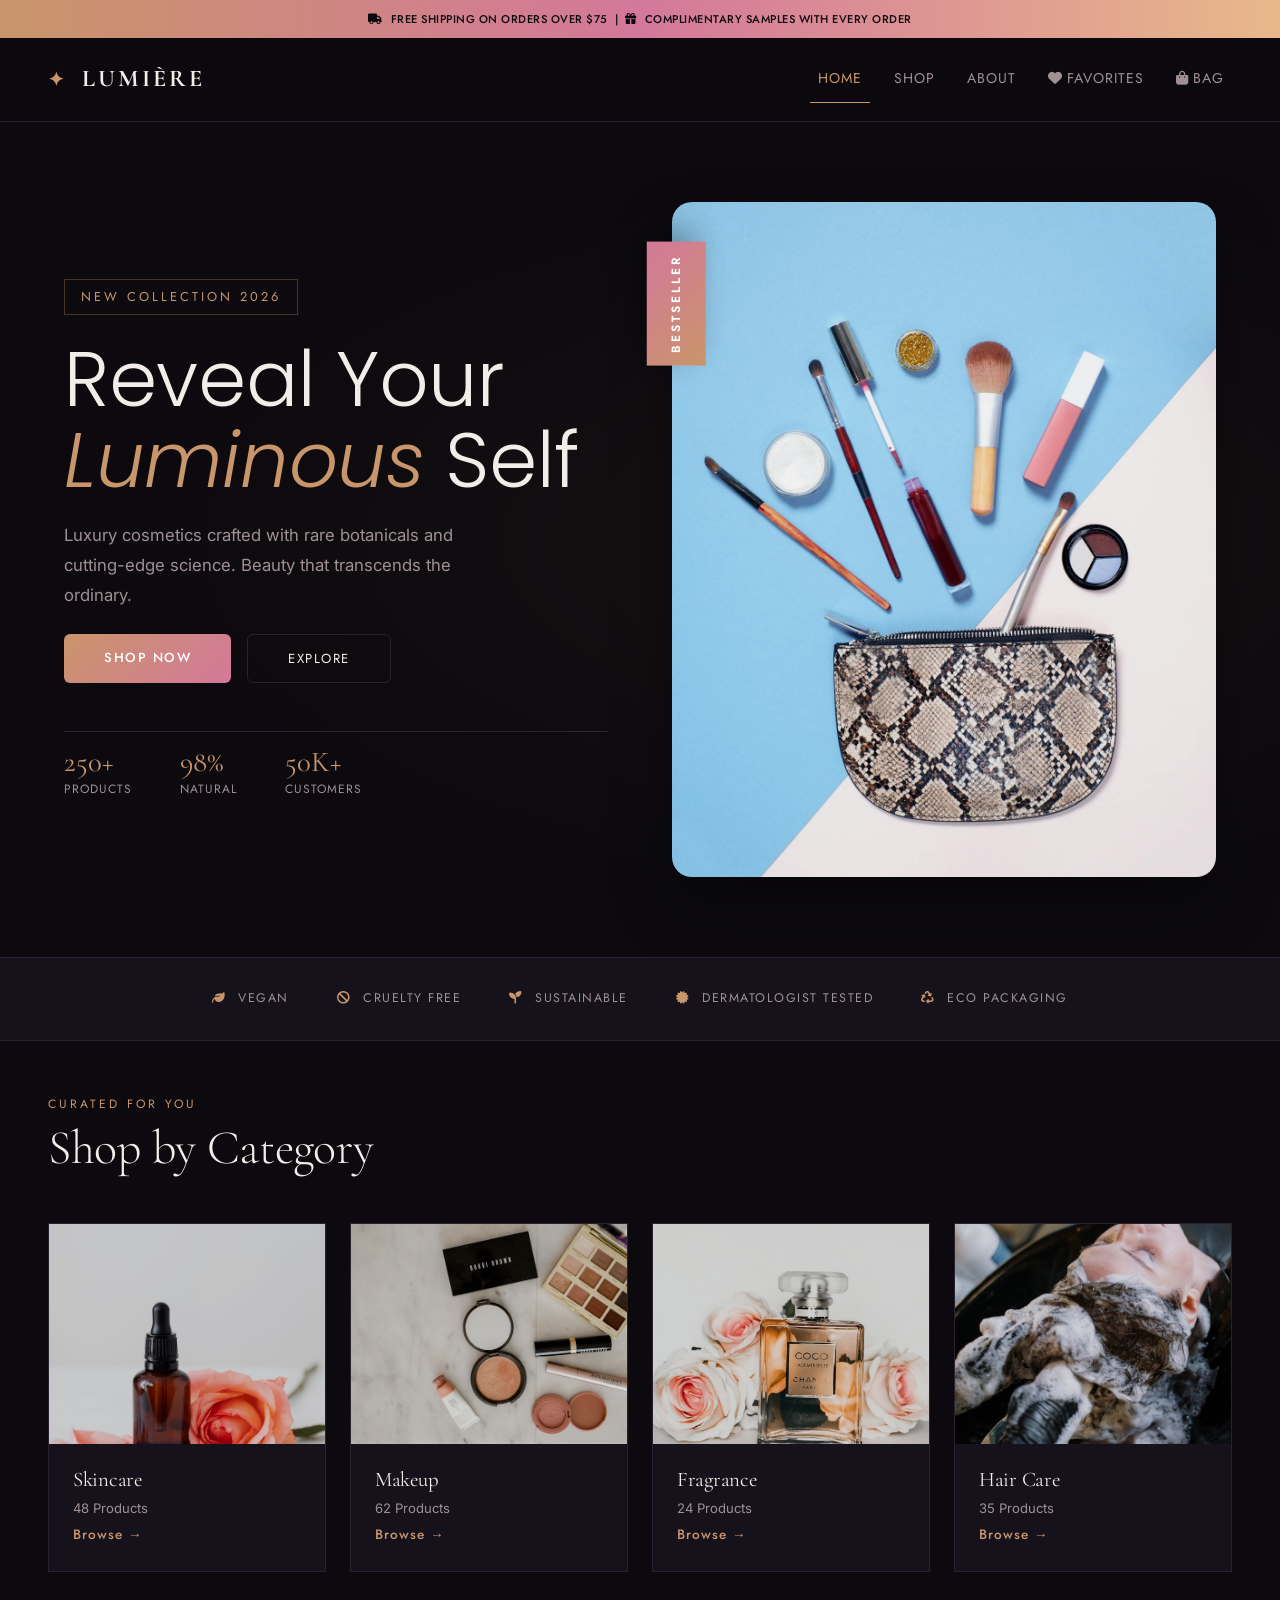
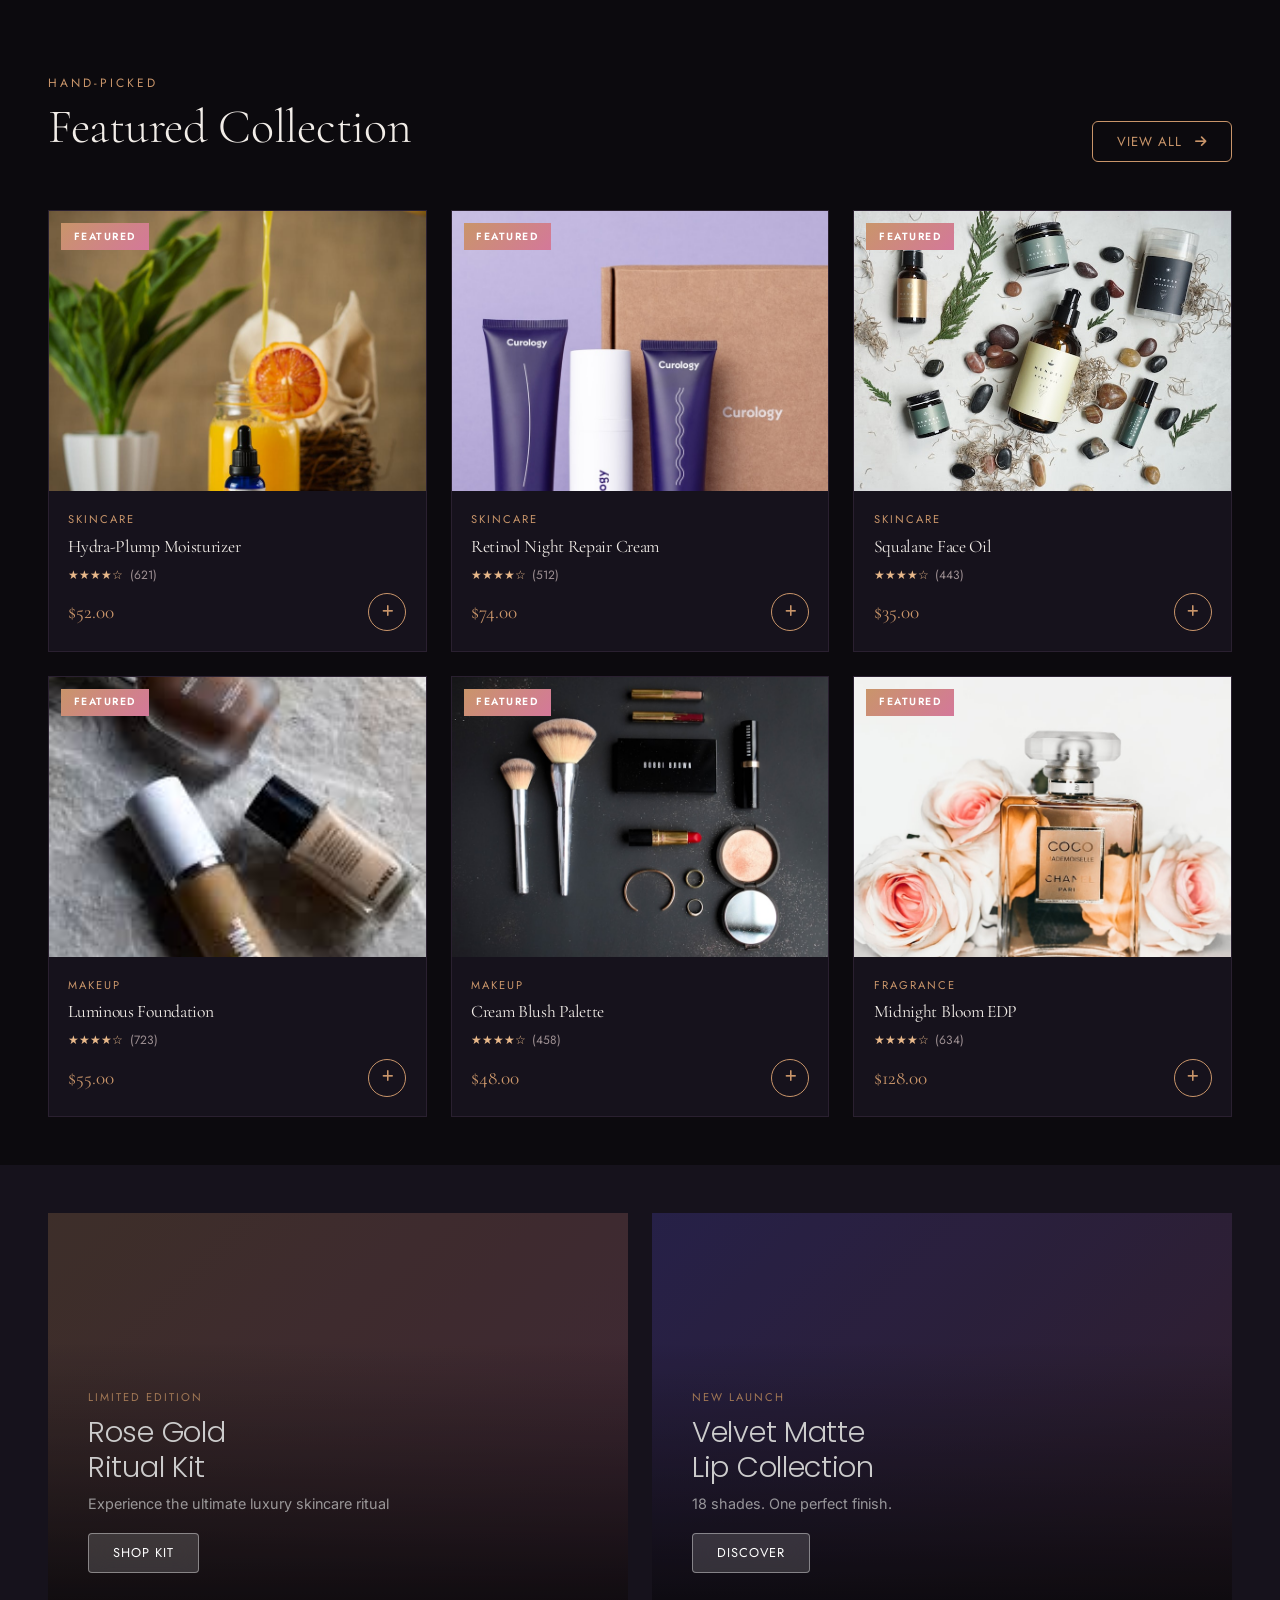
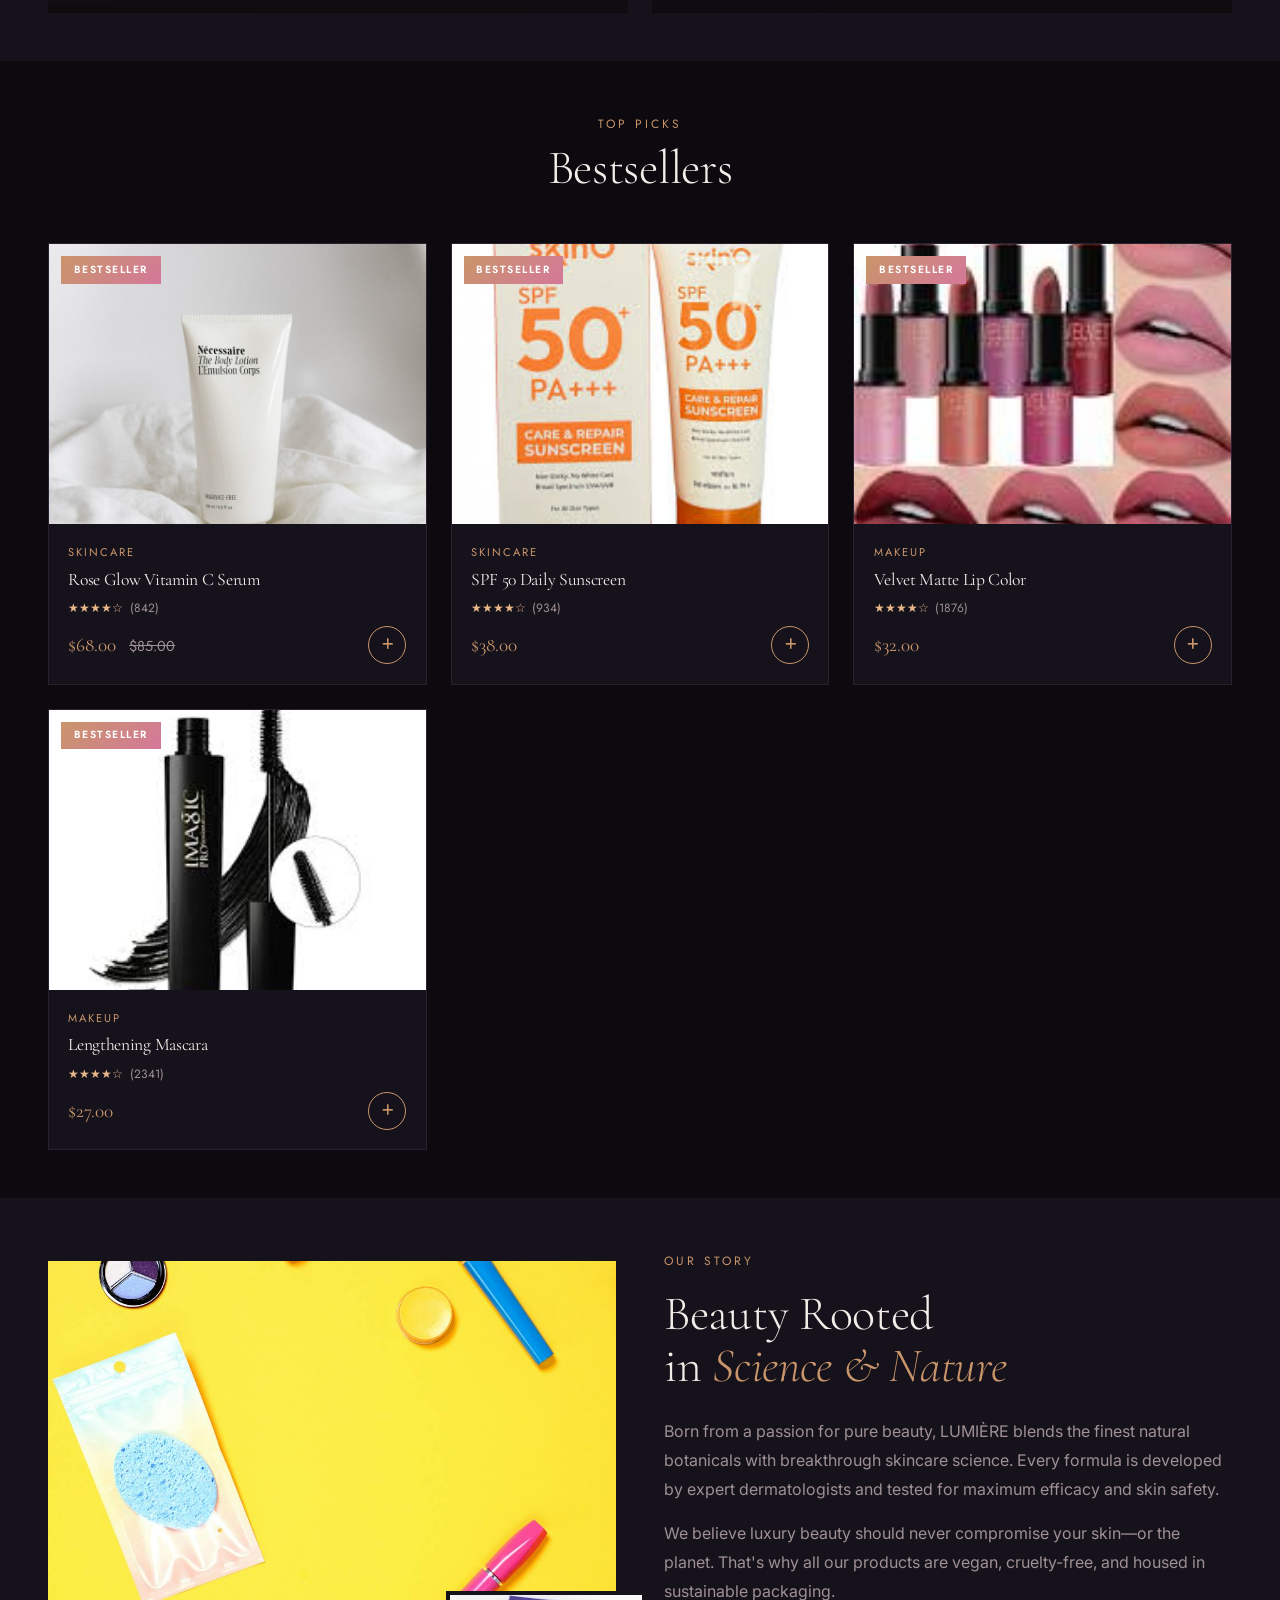
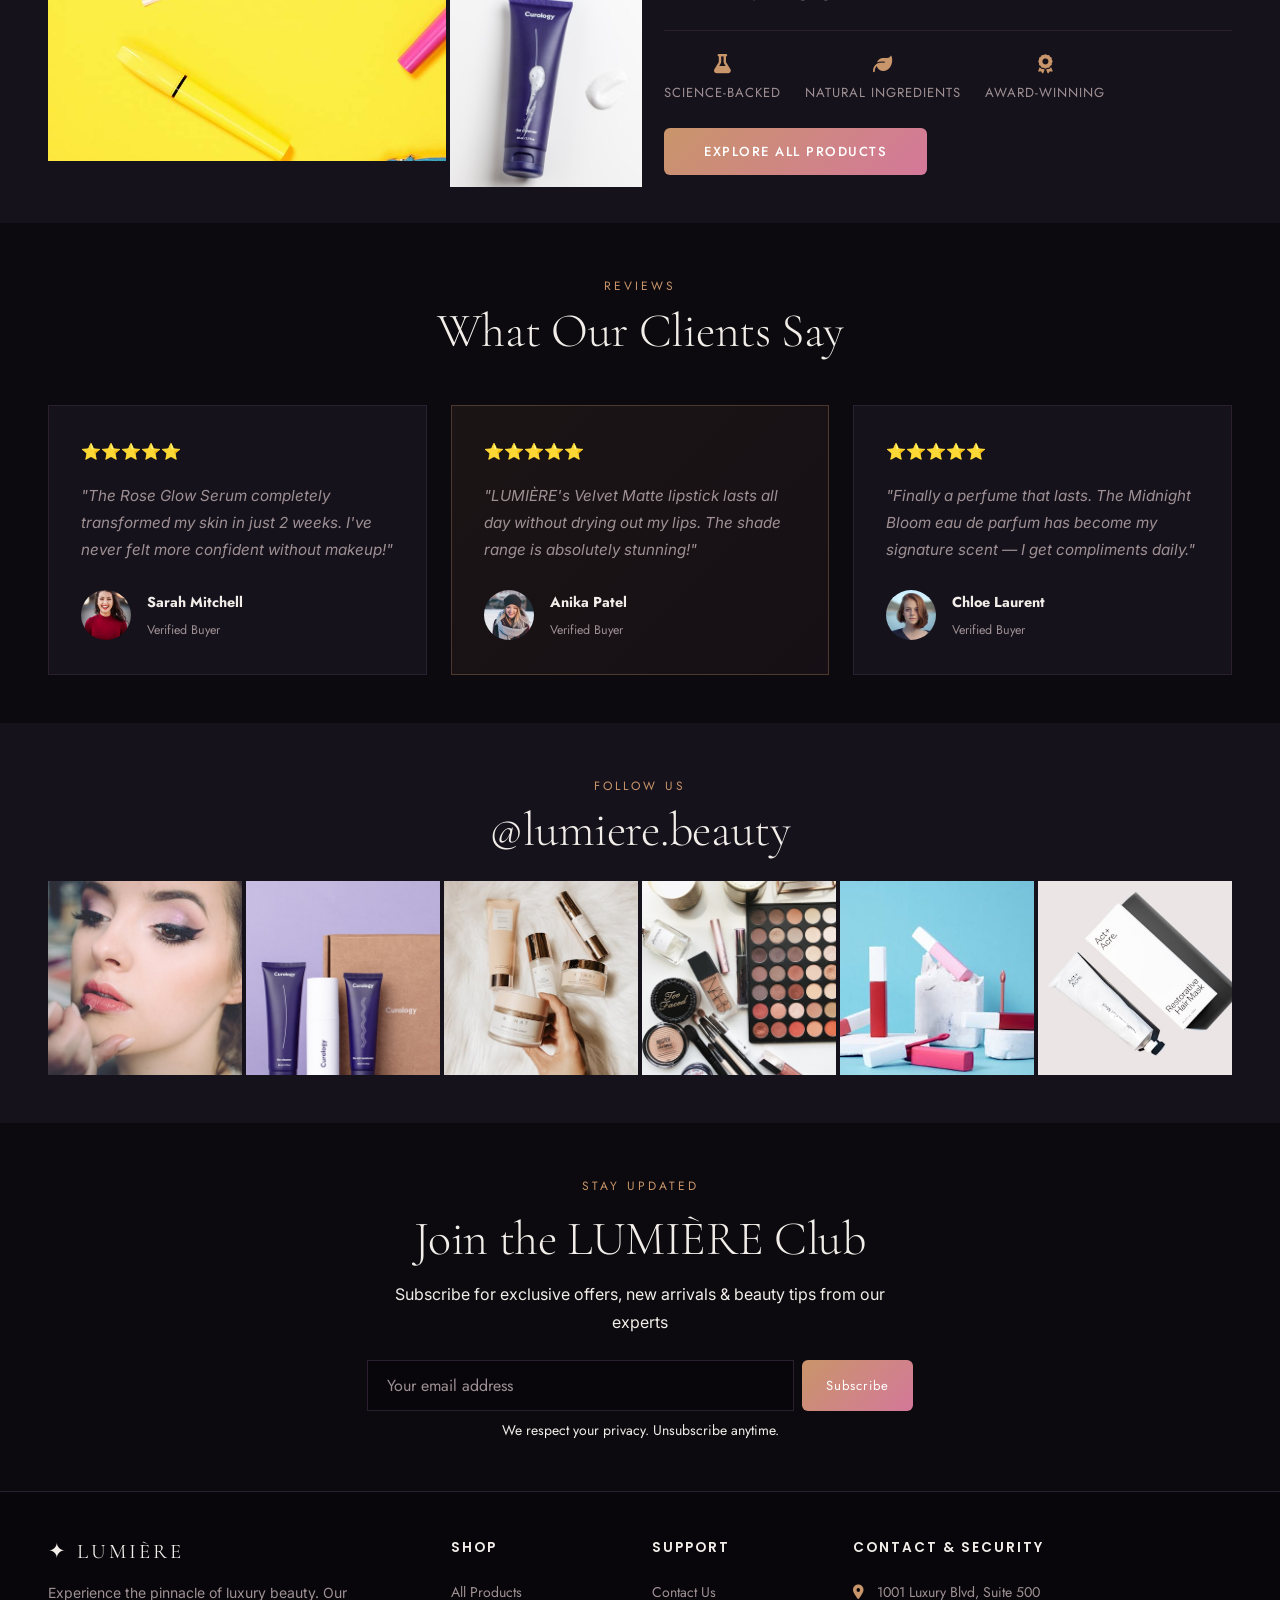
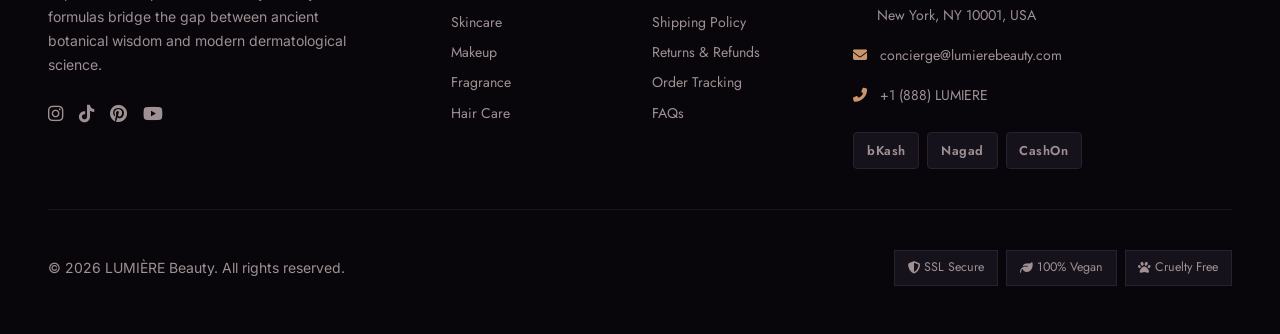
<file: index.html>
<!DOCTYPE html>
<html lang="en">
<head>
    <meta charset="UTF-8">
    <meta name="viewport" content="width=device-width, initial-scale=1.0">
    <title>LUMIÈRE — Luxury Cosmetics & Beauty</title>
    <link href="https://cdnjs.cloudflare.com/ajax/libs/bootstrap/5.3.0/css/bootstrap.min.css" rel="stylesheet">
    <link href="https://cdnjs.cloudflare.com/ajax/libs/font-awesome/6.4.0/css/all.min.css" rel="stylesheet">
    <link href="https://fonts.googleapis.com/css2?family=Cormorant+Garamond:ital,wght@0,300;0,400;0,600;1,300;1,400&family=Jost:wght@300;400;500;600&family=Poppins:wght@300;400;500;600;700&family=Inter:wght@300;400;500;600&display=swap" rel="stylesheet">
    <link rel="stylesheet" href="style.css">
</head>
<body>

    <!-- Top Banner -->
    <div class="top-banner text-center py-2">
        <small><i class="fas fa-truck me-2"></i>FREE SHIPPING ON ORDERS OVER $75 &nbsp;|&nbsp; <i class="fas fa-gift me-2"></i>COMPLIMENTARY SAMPLES WITH EVERY ORDER</small>
    </div>

    <!-- Navigation Bar -->
    <nav class="navbar navbar-expand-lg navbar-dark sticky-top" id="navbar">
        <div class="container-fluid px-4 px-lg-5">
            <a class="navbar-brand fw-bold fs-4" href="index.html">
                <span class="brand-icon">✦</span> LUMIÈRE
            </a>
            <button class="navbar-toggler border-0" type="button" data-bs-toggle="collapse" data-bs-target="#navbarNav">
                <span class="navbar-toggler-icon"></span>
            </button>
            <div class="collapse navbar-collapse" id="navbarNav">
                <ul class="navbar-nav ms-auto align-items-center gap-3">
                    <li class="nav-item"><a class="nav-link active" href="index.html">Home</a></li>
                    <li class="nav-item"><a class="nav-link" href="shop.html">Shop</a></li>
                    <li class="nav-item"><a class="nav-link" href="#about">About</a></li>
                    <li class="nav-item">
                        <a class="nav-link" href="#" data-bs-toggle="offcanvas" data-bs-target="#wishlistDrawer">
                            <i class="fas fa-heart me-1"></i>Favorites
                            <span class="badge bg-light text-dark ms-1" id="wishlistCount">0</span>
                        </a>
                    </li>
                    <li class="nav-item">
                        <a class="nav-link" href="#" data-bs-toggle="offcanvas" data-bs-target="#cartDrawer">
                            <i class="fas fa-shopping-bag me-1"></i>Bag
                            <span class="badge bg-light text-dark ms-1" id="cartCount">0</span>
                        </a>
                    </li>
                </ul>
            </div>
        </div>
    </nav>

    <!-- Hero Section -->
    <section class="hero-section">
        <div class="hero-content">
            <span class="hero-tagline">New Collection 2026</span>
            <h1 class="hero-title">Reveal Your<br><em>Luminous</em> Self</h1>
            <p class="hero-subtitle">Luxury cosmetics crafted with rare botanicals and cutting-edge science. Beauty that transcends the ordinary.</p>
            <div class="hero-buttons d-flex gap-3 mt-4">
                <a href="shop.html" class="btn btn-hero-primary">Shop Now</a>
                <a href="#categories" class="btn btn-hero-outline">Explore</a>
            </div>
            <div class="hero-stats d-flex gap-5 mt-5">
                <div class="stat">
                    <span class="stat-num">250+</span>
                    <span class="stat-label">Products</span>
                </div>
                <div class="stat">
                    <span class="stat-num">98%</span>
                    <span class="stat-label">Natural</span>
                </div>
                <div class="stat">
                    <span class="stat-num">50K+</span>
                    <span class="stat-label">Customers</span>
                </div>
            </div>
        </div>
        <div class="hero-image-wrap">
            <div class="hero-img-badge">BESTSELLER</div>
            <img src="images/hero_main.jpg" alt="Luxury Cosmetics" class="hero-main-img">
           
        </div>
    </section>

    <!-- Brands Strip -->
    <section class="brands-strip py-4">
        <div class="container-fluid px-4 px-lg-5">
            <div class="d-flex align-items-center justify-content-center gap-5 flex-wrap">
                <span class="brand-pill"><i class="fas fa-leaf me-2"></i>Vegan</span>
                <span class="brand-pill"><i class="fas fa-ban me-2"></i>Cruelty Free</span>
                <span class="brand-pill"><i class="fas fa-seedling me-2"></i>Sustainable</span>
                <span class="brand-pill"><i class="fas fa-certificate me-2"></i>Dermatologist Tested</span>
                <span class="brand-pill"><i class="fas fa-recycle me-2"></i>Eco Packaging</span>
            </div>
        </div>
    </section>

    <!-- Featured Categories -->
    <section class="categories-section py-5" id="categories">
        <div class="container-fluid px-4 px-lg-5">
            <div class="section-header mb-5">
                <span class="section-tag">Curated for You</span>
                <h2 class="section-title">Shop by Category</h2>
            </div>
            <div class="row g-4">
                <div class="col-md-6 col-lg-3">
                    <a href="shop.html?category=skincare" class="category-card-link">
                        <div class="category-card">
                            <div class="category-img-wrap">
                                <img src="images/cat_skincare.jpg" alt="Skincare" class="category-img">
                            </div>
                            <div class="category-body">
                                <h5 class="category-name">Skincare</h5>
                                <p class="category-count">48 Products</p>
                                <span class="category-link">Browse →</span>
                            </div>
                        </div>
                    </a>
                </div>
                <div class="col-md-6 col-lg-3">
                    <a href="shop.html?category=makeup" class="category-card-link">
                        <div class="category-card">
                            <div class="category-img-wrap">
                                <img src="images/cat_makeup.jpg" alt="Makeup" class="category-img">
                            </div>
                            <div class="category-body">
                                <h5 class="category-name">Makeup</h5>
                                <p class="category-count">62 Products</p>
                                <span class="category-link">Browse →</span>
                            </div>
                        </div>
                    </a>
                </div>
                <div class="col-md-6 col-lg-3">
                    <a href="shop.html?category=fragrance" class="category-card-link">
                        <div class="category-card">
                            <div class="category-img-wrap">
                                <img src="images/cat_fragrance.jpg" alt="Fragrance" class="category-img">
                            </div>
                            <div class="category-body">
                                <h5 class="category-name">Fragrance</h5>
                                <p class="category-count">24 Products</p>
                                <span class="category-link">Browse →</span>
                            </div>
                        </div>
                    </a>
                </div>
                <div class="col-md-6 col-lg-3">
                    <a href="shop.html?category=haircare" class="category-card-link">
                        <div class="category-card">
                            <div class="category-img-wrap">
                                <img src="images/cat_haircare.jpg" alt="Hair Care" class="category-img">
                            </div>
                            <div class="category-body">
                                <h5 class="category-name">Hair Care</h5>
                                <p class="category-count">35 Products</p>
                                <span class="category-link">Browse →</span>
                            </div>
                        </div>
                    </a>
                </div>
            </div>
        </div>
    </section>

    <!-- Featured Products -->
    <section class="featured-section py-5">
        <div class="container-fluid px-4 px-lg-5">
            <div class="section-header d-flex justify-content-between align-items-end mb-5">
                <div>
                    <span class="section-tag">Hand-Picked</span>
                    <h2 class="section-title">Featured Collection</h2>
                </div>
                <a href="shop.html" class="btn btn-outline-accent">View All <i class="fas fa-arrow-right ms-2"></i></a>
            </div>
            <div class="row g-4" id="featuredProducts"></div>
        </div>
    </section>

    <!-- Banner Split Section -->
    <section class="split-banner py-5">
        <div class="container-fluid px-4 px-lg-5">
            <div class="row g-4">
                <div class="col-md-6">
                    <div class="banner-card banner-card-1">
                        <div class="banner-content">
                            <span class="banner-tag">Limited Edition</span>
                            <h3>Rose Gold<br>Ritual Kit</h3>
                            <p>Experience the ultimate luxury skincare ritual</p>
                            <a href="shop.html" class="btn btn-sm btn-light-accent">Shop Kit</a>
                        </div>
                    </div>
                </div>
                <div class="col-md-6">
                    <div class="banner-card banner-card-2">
                        <div class="banner-content">
                            <span class="banner-tag">New Launch</span>
                            <h3>Velvet Matte<br>Lip Collection</h3>
                            <p>18 shades. One perfect finish.</p>
                            <a href="shop.html" class="btn btn-sm btn-light-accent">Discover</a>
                        </div>
                    </div>
                </div>
            </div>
        </div>
    </section>

    <!-- Bestsellers -->
    <section class="bestsellers-section py-5" id="about">
        <div class="container-fluid px-4 px-lg-5">
            <div class="section-header mb-5 text-center">
                <span class="section-tag">Top Picks</span>
                <h2 class="section-title">Bestsellers</h2>
            </div>
            <div class="row g-4" id="bestsellersProducts"></div>
        </div>
    </section>

    <!-- About / Brand Story -->
    <section class="about-section py-5">
        <div class="container-fluid px-4 px-lg-5">
            <div class="row align-items-center g-5">
                <div class="col-lg-6">
                    <div class="about-images-grid">
                        <img src="images/about_main.jpg" alt="Lab" class="about-img-main">
                        <img src="images/about_sm.jpg" alt="Products" class="about-img-sm">
                    </div>
                </div>
                <div class="col-lg-6">
                    <span class="section-tag">Our Story</span>
                    <h2 class="section-title mt-2">Beauty Rooted<br>in <em>Science & Nature</em></h2>
                    <p class="mt-4 about-desc">Born from a passion for pure beauty, LUMIÈRE blends the finest natural botanicals with breakthrough skincare science. Every formula is developed by expert dermatologists and tested for maximum efficacy and skin safety.</p>
                    <p class="about-desc">We believe luxury beauty should never compromise your skin—or the planet. That's why all our products are vegan, cruelty-free, and housed in sustainable packaging.</p>
                    <div class="about-features d-flex gap-4 mt-4 flex-wrap">
                        <div class="about-feat"><i class="fas fa-flask"></i><span>Science-Backed</span></div>
                        <div class="about-feat"><i class="fas fa-leaf"></i><span>Natural Ingredients</span></div>
                        <div class="about-feat"><i class="fas fa-award"></i><span>Award-Winning</span></div>
                    </div>
                    <a href="shop.html" class="btn btn-hero-primary mt-4">Explore All Products</a>
                </div>
            </div>
        </div>
    </section>

    <!-- Testimonials -->
    <section class="testimonials-section py-5">
        <div class="container-fluid px-4 px-lg-5">
            <div class="section-header mb-5 text-center">
                <span class="section-tag">Reviews</span>
                <h2 class="section-title">What Our Clients Say</h2>
            </div>
            <div class="row g-4">
                <div class="col-md-4">
                    <div class="testimonial-card">
                        <div class="stars mb-3">⭐⭐⭐⭐⭐</div>
                        <p class="testimonial-text">"The Rose Glow Serum completely transformed my skin in just 2 weeks. I've never felt more confident without makeup!"</p>
                        <div class="testimonial-author d-flex align-items-center gap-3 mt-4">
                            <img src="images/user_sarah.jpg" alt="Sarah" class="author-img">
                            <div><strong>Sarah Mitchell</strong><br><small>Verified Buyer</small></div>
                        </div>
                    </div>
                </div>
                <div class="col-md-4">
                    <div class="testimonial-card featured-testimonial">
                        <div class="stars mb-3">⭐⭐⭐⭐⭐</div>
                        <p class="testimonial-text">"LUMIÈRE's Velvet Matte lipstick lasts all day without drying out my lips. The shade range is absolutely stunning!"</p>
                        <div class="testimonial-author d-flex align-items-center gap-3 mt-4">
                            <img src="images/user_anika.jpg" alt="Anika" class="author-img">
                            <div><strong>Anika Patel</strong><br><small>Verified Buyer</small></div>
                        </div>
                    </div>
                </div>
                <div class="col-md-4">
                    <div class="testimonial-card">
                        <div class="stars mb-3">⭐⭐⭐⭐⭐</div>
                        <p class="testimonial-text">"Finally a perfume that lasts. The Midnight Bloom eau de parfum has become my signature scent — I get compliments daily."</p>
                        <div class="testimonial-author d-flex align-items-center gap-3 mt-4">
                            <img src="images/user_chloe.jpg" alt="Chloe" class="author-img">
                            <div><strong>Chloe Laurent</strong><br><small>Verified Buyer</small></div>
                        </div>
                    </div>
                </div>
            </div>
        </div>
    </section>

    <!-- Instagram Feed -->
    <section class="insta-section py-5">
        <div class="container-fluid px-4 px-lg-5">
            <div class="text-center mb-4">
                <span class="section-tag">Follow Us</span>
                <h2 class="section-title">@lumiere.beauty</h2>
            </div>
            <div class="insta-grid">
                <div class="insta-item"><img src="images/insta_1.jpg" alt="insta"><div class="insta-overlay"><i class="fab fa-instagram"></i></div></div>
                <div class="insta-item"><img src="images/insta_2.jpg" alt="insta"><div class="insta-overlay"><i class="fab fa-instagram"></i></div></div>
                <div class="insta-item"><img src="images/insta_3.jpg" alt="insta"><div class="insta-overlay"><i class="fab fa-instagram"></i></div></div>
                <div class="insta-item"><img src="images/insta_4.jpg" alt="insta"><div class="insta-overlay"><i class="fab fa-instagram"></i></div></div>
                <div class="insta-item"><img src="images/insta_5.jpg" alt="insta"><div class="insta-overlay"><i class="fab fa-instagram"></i></div></div>
                <div class="insta-item"><img src="images/insta_6.jpg" alt="insta"><div class="insta-overlay"><i class="fab fa-instagram"></i></div></div>
            </div>
        </div>
    </section>

    <!-- Newsletter Section -->
    <section class="newsletter-section py-5">
        <div class="container">
            <div class="row justify-content-center">
                <div class="col-lg-6 text-center">
                    <span class="section-tag">Stay Updated</span>
                    <h3 class="section-title mt-2 mb-3">Join the LUMIÈRE Club</h3>
                    <p class="text-muted mb-4">Subscribe for exclusive offers, new arrivals & beauty tips from our experts</p>
                    <form class="newsletter-form d-flex gap-2">
                        <input type="email" class="form-control" placeholder="Your email address" required>
                        <button type="submit" class="btn btn-newsletter">Subscribe</button>
                    </form>
                    <small class="text-muted mt-2 d-block">We respect your privacy. Unsubscribe anytime.</small>
                </div>
            </div>
        </div>
    </section>

    <!-- Product Details Modal -->
    <div class="modal fade" id="productModal" tabindex="-1" aria-hidden="true">
        <div class="modal-dialog modal-xl modal-dialog-centered">
            <div class="modal-content">
                <div class="modal-header border-0">
                    <button type="button" class="btn-close btn-close-white" data-bs-dismiss="modal" aria-label="Close"></button>
                </div>
                <div class="modal-body pt-0">
                    <div id="productDetailsContent">
                        <!-- Content loaded dynamically -->
                    </div>
                </div>
            </div>
        </div>
    </div>

    <!-- Footer -->
    <footer class="footer-section py-5">
        <div class="container-fluid px-4 px-lg-5">
            <div class="row g-4">
                <div class="col-lg-4 col-md-6">
                    <h6 class="footer-brand mb-3">✦ LUMIÈRE</h6>
                    <p class="small text-muted mb-4" style="max-width: 320px;">Experience the pinnacle of luxury beauty. Our formulas bridge the gap between ancient botanical wisdom and modern dermatological science.</p>
                    <div class="social-icons d-flex gap-3">
                        <a href="#" title="Instagram"><i class="fab fa-instagram"></i></a>
                        <a href="#" title="TikTok"><i class="fab fa-tiktok"></i></a>
                        <a href="#" title="Pinterest"><i class="fab fa-pinterest"></i></a>
                        <a href="#" title="YouTube"><i class="fab fa-youtube"></i></a>
                    </div>
                </div>
                
                <div class="col-lg-2 col-md-3 col-6">
                    <h6 class="footer-title">Shop</h6>
                    <ul class="list-unstyled small">
                        <li><a href="shop.html" class="footer-link">All Products</a></li>
                        <li><a href="shop.html?category=skincare" class="footer-link">Skincare</a></li>
                        <li><a href="shop.html?category=makeup" class="footer-link">Makeup</a></li>
                        <li><a href="shop.html?category=fragrance" class="footer-link">Fragrance</a></li>
                        <li><a href="shop.html?category=haircare" class="footer-link">Hair Care</a></li>
                    </ul>
                </div>

                <div class="col-lg-2 col-md-3 col-6">
                    <h6 class="footer-title">Support</h6>
                    <ul class="list-unstyled small">
                        <li><a href="#" class="footer-link">Contact Us</a></li>
                        <li><a href="#" class="footer-link">Shipping Policy</a></li>
                        <li><a href="#" class="footer-link">Returns & Refunds</a></li>
                        <li><a href="#" class="footer-link">Order Tracking</a></li>
                        <li><a href="#" class="footer-link">FAQs</a></li>
                    </ul>
                </div>

                <div class="col-lg-4 col-md-12">
                    <h6 class="footer-title">Contact & Security</h6>
                    <div class="footer-contact-item">
                        <i class="fas fa-map-marker-alt"></i>
                        <span>1001 Luxury Blvd, Suite 500<br>New York, NY 10001, USA</span>
                    </div>
                    <div class="footer-contact-item">
                        <i class="fas fa-envelope"></i>
                        <span>concierge@lumierebeauty.com</span>
                    </div>
                    <div class="footer-contact-item">
                        <i class="fas fa-phone-alt"></i>
                        <span>+1 (888) LUMIERE</span>
                    </div>
                    
                    <div class="payment-badges d-flex gap-2 mt-4 flex-wrap">
                        <span class="pay-badge" title="bKash">bKash</span>
                        <span class="pay-badge" title="Nagad">Nagad</span>
                        <span class="pay-badge" title="Cash on Delivery">CashOn</span>
                    </div>
                </div>
            </div>

            <hr>

            <div class="row align-items-center">
                <div class="col-md-6">
                    <p class="small text-muted mb-0">&copy; 2026 LUMIÈRE Beauty. All rights reserved.</p>
                </div>
                <div class="col-md-6 text-md-end mt-3 mt-md-0">
                    <div class="trust-badges d-inline-flex gap-2">
                        <div class="trust-badge"><i class="fas fa-shield-alt"></i><span>SSL Secure</span></div>
                        <div class="trust-badge"><i class="fas fa-leaf"></i><span>100% Vegan</span></div>
                        <div class="trust-badge"><i class="fas fa-paw"></i><span>Cruelty Free</span></div>
                    </div>
                </div>
            </div>
        </div>
    </footer>

    <!-- Wishlist Drawer -->
    <div class="offcanvas offcanvas-end wishlist-drawer" tabindex="-1" id="wishlistDrawer" aria-labelledby="wishlistDrawerLabel">
        <div class="offcanvas-header border-bottom">
            <h5 class="offcanvas-title fw-bold" id="wishlistDrawerLabel">Your Favorites</h5>
            <button type="button" class="btn-close btn-close-white" data-bs-dismiss="offcanvas" aria-label="Close"></button>
        </div>
        <div class="offcanvas-body" id="wishlistDrawerBody"></div>
    </div>

    <!-- Cart Drawer -->
    <div class="offcanvas offcanvas-end cart-drawer" tabindex="-1" id="cartDrawer" aria-labelledby="cartDrawerLabel">
        <div class="offcanvas-header border-bottom">
            <h5 class="offcanvas-title fw-bold" id="cartDrawerLabel">Your Shopping Bag</h5>
            <button type="button" class="btn-close btn-close-white" data-bs-dismiss="offcanvas" aria-label="Close"></button>
        </div>
        <div class="offcanvas-body d-flex flex-column" id="cartDrawerBody">
            <!-- Cart items will be rendered here -->
        </div>
        <div class="offcanvas-footer p-4 border-top bg-darker" id="cartDrawerFooter">
            <!-- Totals and Checkout button -->
        </div>
    </div>

    <script src="https://cdnjs.cloudflare.com/ajax/libs/bootstrap/5.3.0/js/bootstrap.bundle.min.js"></script>
    <script src="script.js"></script>
    <script>
        document.addEventListener('DOMContentLoaded', function() {
            loadFeaturedProducts();
            loadBestsellers();
        });

        function loadFeaturedProducts() {
            const container = document.getElementById('featuredProducts');
            if (!container) return;
            const featured = window.products.filter(p => p.badge === 'FEATURED').slice(0, 6);
            container.innerHTML = featured.map(product => createProductCard(product)).join('');
        }

        function loadBestsellers() {
            const container = document.getElementById('bestsellersProducts');
            if (!container) return;
            const best = window.products.filter(p => p.badge === 'BESTSELLER').slice(0, 4);
            container.innerHTML = best.map(product => createProductCard(product, 'col-md-6 col-lg-3')).join('');
        }

        function createProductCard(product, colClass) { colClass = colClass || "col-md-6 col-lg-4";
            return `
            <div class="col-md-6 col-lg-4">
                <div class="product-card" onclick="openQuickView(${product.id})">
                    <div class="product-image">
                        <img src="${product.image}" alt="${product.name}" class="product-img" onerror="this.style.display='none'; this.nextElementSibling.style.display='flex';">
                        <div class="product-img-fallback" style="display:none; background: linear-gradient(135deg, ${product.color1}, ${product.color2});">
                            <i class="${product.icon} fa-3x" style="color:rgba(255,255,255,0.5)"></i>
                        </div>
                        <span class="product-badge">${product.badge}</span>
                        <div class="product-actions">
                            <button class="action-btn" title="Quick View" onclick="event.stopPropagation(); openQuickView(${product.id})"><i class="fas fa-eye"></i></button>
                            <button class="action-btn" title="Add to Wishlist" onclick="event.stopPropagation(); toggleWishlist(${product.id}, this)"><i class="fas fa-heart"></i></button>
                            <button class="action-btn" title="Add to Bag" onclick="event.stopPropagation(); addToCart(${product.id})"><i class="fas fa-shopping-bag"></i></button>
                        </div>
                    </div>
                    <div class="product-info">
                        <span class="product-cat">${product.categoryLabel}</span>
                        <h5 class="product-name">${product.name}</h5>
                        <div class="product-rating">
                            <span class="stars-sm">${'★'.repeat(Math.floor(product.rating))}${'☆'.repeat(5-Math.floor(product.rating))}</span>
                            <small>(${product.reviews})</small>
                        </div>
                        <div class="product-footer d-flex justify-content-between align-items-center mt-2">
                            <div>
                                <span class="product-price">$${product.price.toFixed(2)}</span>
                                ${product.originalPrice ? `<span class="product-old-price">$${product.originalPrice.toFixed(2)}</span>` : ''}
                            </div>
                            <button class="btn-add-cart" onclick="event.stopPropagation(); addToCart(${product.id})">
                                <i class="fas fa-plus"></i>
                            </button>
                        </div>
                    </div>
                </div>
            </div>`;
        }

    </script>
</body>
</html>
</file>
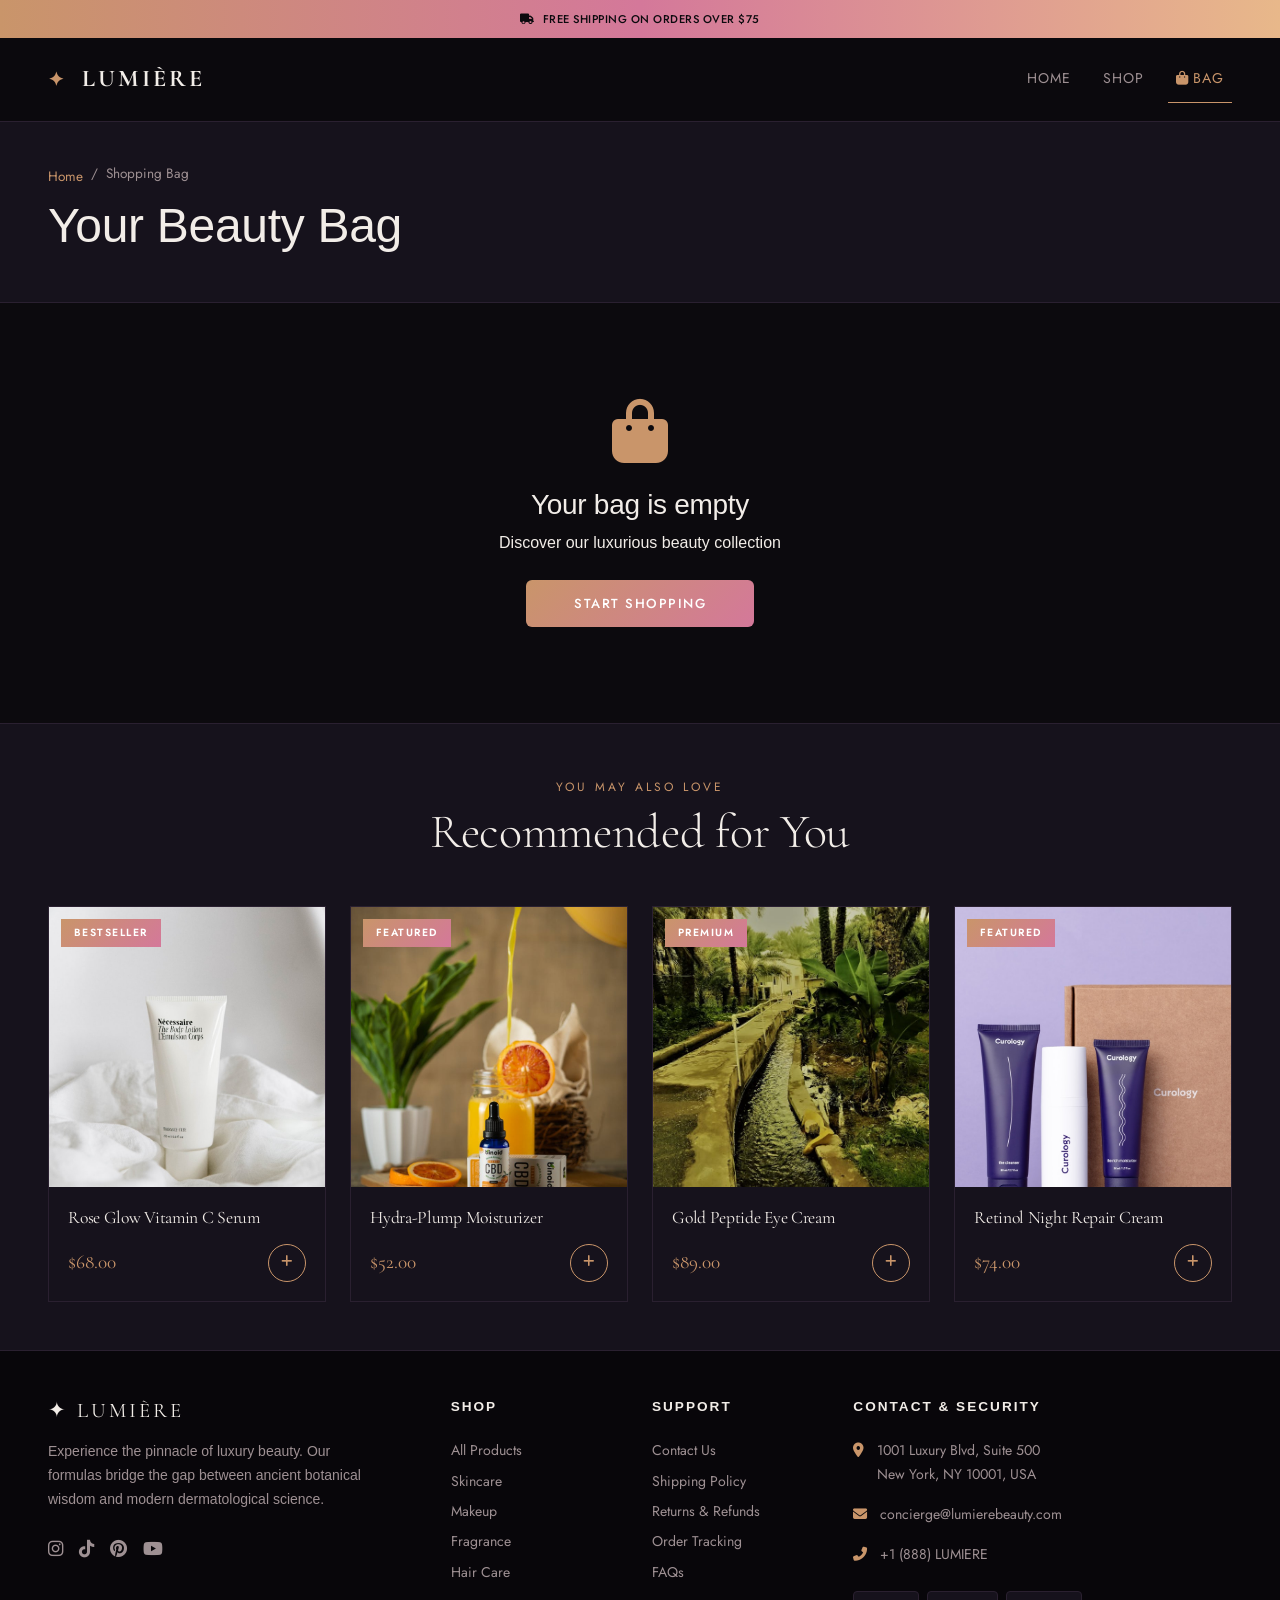
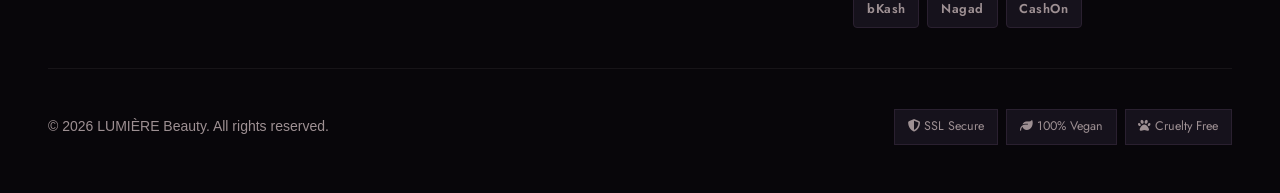
<file: cart.html>
<!DOCTYPE html>
<html lang="en">
<head>
    <meta charset="UTF-8">
    <meta name="viewport" content="width=device-width, initial-scale=1.0">
    <title>Your Bag — LUMIÈRE Beauty</title>
    <link href="https://cdnjs.cloudflare.com/ajax/libs/bootstrap/5.3.0/css/bootstrap.min.css" rel="stylesheet">
    <link href="https://cdnjs.cloudflare.com/ajax/libs/font-awesome/6.4.0/css/all.min.css" rel="stylesheet">
    <link href="https://fonts.googleapis.com/css2?family=Cormorant+Garamond:ital,wght@0,300;0,400;0,600;1,300;1,400&family=Jost:wght@300;400;500;600&display=swap" rel="stylesheet">
    <link rel="stylesheet" href="style.css">
</head>
<body>
    <div class="top-banner text-center py-2">
        <small><i class="fas fa-truck me-2"></i>FREE SHIPPING ON ORDERS OVER $75</small>
    </div>

    <nav class="navbar navbar-expand-lg navbar-dark sticky-top" id="navbar">
        <div class="container-fluid px-4 px-lg-5">
            <a class="navbar-brand fw-bold fs-4" href="index.html"><span class="brand-icon">✦</span> LUMIÈRE</a>
            <button class="navbar-toggler border-0" type="button" data-bs-toggle="collapse" data-bs-target="#navbarNav">
                <span class="navbar-toggler-icon"></span>
            </button>
            <div class="collapse navbar-collapse" id="navbarNav">
                <ul class="navbar-nav ms-auto align-items-center gap-3">
                    <li class="nav-item"><a class="nav-link" href="index.html">Home</a></li>
                    <li class="nav-item"><a class="nav-link" href="shop.html">Shop</a></li>
                    <li class="nav-item">
                        <a class="nav-link active" href="cart.html">
                            <i class="fas fa-shopping-bag me-1"></i>Bag
                            <span class="badge bg-light text-dark ms-1" id="cartCount">0</span>
                        </a>
                    </li>
                </ul>
            </div>
        </div>
    </nav>

    <!-- Page Header -->
    <section class="page-header py-5">
        <div class="container-fluid px-4 px-lg-5">
            <nav aria-label="breadcrumb">
                <ol class="breadcrumb mb-2">
                    <li class="breadcrumb-item"><a href="index.html">Home</a></li>
                    <li class="breadcrumb-item active">Shopping Bag</li>
                </ol>
            </nav>
            <h1 class="page-title">Your Beauty Bag</h1>
        </div>
    </section>

    <!-- Cart Content -->
    <section class="cart-section py-5">
        <div class="container-fluid px-4 px-lg-5">
            <div id="cartContent">
                <div class="row g-5">
                    <div class="col-lg-8">
                        <div id="cartItems"></div>
                    </div>
                    <div class="col-lg-4">
                        <div class="cart-summary">
                            <h5 class="fw-bold mb-4">Order Summary</h5>
                            <div class="summary-row d-flex justify-content-between mb-2">
                                <span class="text-muted">Subtotal</span>
                                <span id="cartSubtotal">$0.00</span>
                            </div>
                            <div class="summary-row d-flex justify-content-between mb-2">
                                <span class="text-muted">Shipping</span>
                                <span id="cartShipping">Free</span>
                            </div>
                            <div class="summary-row d-flex justify-content-between mb-4">
                                <span class="text-muted">Tax (8%)</span>
                                <span id="cartTax">$0.00</span>
                            </div>

                            <!-- Promo Code -->
                            <div class="promo-wrap mb-4">
                                <div class="d-flex gap-2">
                                    <input type="text" class="form-control" placeholder="Promo code" id="promoCode">
                                    <button class="btn btn-outline-accent" onclick="applyPromo()">Apply</button>
                                </div>
                                <div id="promoMsg" class="mt-2 small"></div>
                            </div>

                            <hr class="border-secondary">
                            <div class="summary-row d-flex justify-content-between mb-4 mt-3">
                                <span class="fw-bold">Total</span>
                                <span class="fw-bold fs-5 accent-text" id="cartTotal">$0.00</span>
                            </div>

                            <a href="checkout.html" class="btn btn-hero-primary w-100 py-3 mb-3">
                                <i class="fas fa-lock me-2"></i>Secure Checkout
                            </a>
                            <a href="shop.html" class="btn btn-outline-accent w-100">Continue Shopping</a>

                            <div class="trust-strip mt-4">
                                <div class="trust-item"><i class="fas fa-shield-alt"></i> SSL Secured</div>
                                <div class="trust-item"><i class="fas fa-undo"></i> Free Returns</div>
                                <div class="trust-item"><i class="fas fa-truck"></i> Fast Delivery</div>
                            </div>
                        </div>
                    </div>
                </div>
            </div>

            <!-- Empty Cart -->
            <div id="emptyCart" class="text-center py-5 d-none">
                <div class="empty-cart-icon mb-4">
                    <i class="fas fa-shopping-bag fa-4x" style="color:var(--accent-light)"></i>
                </div>
                <h3>Your bag is empty</h3>
                <p class="text-muted mb-4">Discover our luxurious beauty collection</p>
                <a href="shop.html" class="btn btn-hero-primary px-5">Start Shopping</a>
            </div>
        </div>
    </section>

    <!-- Recommended Products -->
    <section class="recommended-section py-5">
        <div class="container-fluid px-4 px-lg-5">
            <div class="section-header mb-5 text-center">
                <span class="section-tag">You May Also Love</span>
                <h2 class="section-title">Recommended for You</h2>
            </div>
            <div class="row g-4" id="recommendedProducts"></div>
        </div>
    </section>

    <!-- Footer -->
    <footer class="footer-section py-5">
        <div class="container-fluid px-4 px-lg-5">
            <div class="row g-4">
                <div class="col-lg-4 col-md-6">
                    <h6 class="footer-brand mb-3">✦ LUMIÈRE</h6>
                    <p class="small text-muted mb-4" style="max-width: 320px;">Experience the pinnacle of luxury beauty. Our formulas bridge the gap between ancient botanical wisdom and modern dermatological science.</p>
                    <div class="social-icons d-flex gap-3">
                        <a href="#" title="Instagram"><i class="fab fa-instagram"></i></a>
                        <a href="#" title="TikTok"><i class="fab fa-tiktok"></i></a>
                        <a href="#" title="Pinterest"><i class="fab fa-pinterest"></i></a>
                        <a href="#" title="YouTube"><i class="fab fa-youtube"></i></a>
                    </div>
                </div>
                
                <div class="col-lg-2 col-md-3 col-6">
                    <h6 class="footer-title">Shop</h6>
                    <ul class="list-unstyled small">
                        <li><a href="shop.html" class="footer-link">All Products</a></li>
                        <li><a href="shop.html?category=skincare" class="footer-link">Skincare</a></li>
                        <li><a href="shop.html?category=makeup" class="footer-link">Makeup</a></li>
                        <li><a href="shop.html?category=fragrance" class="footer-link">Fragrance</a></li>
                        <li><a href="shop.html?category=haircare" class="footer-link">Hair Care</a></li>
                    </ul>
                </div>

                <div class="col-lg-2 col-md-3 col-6">
                    <h6 class="footer-title">Support</h6>
                    <ul class="list-unstyled small">
                        <li><a href="#" class="footer-link">Contact Us</a></li>
                        <li><a href="#" class="footer-link">Shipping Policy</a></li>
                        <li><a href="#" class="footer-link">Returns & Refunds</a></li>
                        <li><a href="#" class="footer-link">Order Tracking</a></li>
                        <li><a href="#" class="footer-link">FAQs</a></li>
                    </ul>
                </div>

                <div class="col-lg-4 col-md-12">
                    <h6 class="footer-title">Contact & Security</h6>
                    <div class="footer-contact-item">
                        <i class="fas fa-map-marker-alt"></i>
                        <span>1001 Luxury Blvd, Suite 500<br>New York, NY 10001, USA</span>
                    </div>
                    <div class="footer-contact-item">
                        <i class="fas fa-envelope"></i>
                        <span>concierge@lumierebeauty.com</span>
                    </div>
                    <div class="footer-contact-item">
                        <i class="fas fa-phone-alt"></i>
                        <span>+1 (888) LUMIERE</span>
                    </div>
                    
                    <div class="payment-badges d-flex gap-2 mt-4 flex-wrap">
                        <span class="pay-badge" title="bKash">bKash</span>
                        <span class="pay-badge" title="Nagad">Nagad</span>
                        <span class="pay-badge" title="Cash on Delivery">CashOn</span>
                    </div>
                </div>
            </div>

            <hr>

            <div class="row align-items-center">
                <div class="col-md-6">
                    <p class="small text-muted mb-0">&copy; 2026 LUMIÈRE Beauty. All rights reserved.</p>
                </div>
                <div class="col-md-6 text-md-end mt-3 mt-md-0">
                    <div class="trust-badges d-inline-flex gap-2">
                        <div class="trust-badge"><i class="fas fa-shield-alt"></i><span>SSL Secure</span></div>
                        <div class="trust-badge"><i class="fas fa-leaf"></i><span>100% Vegan</span></div>
                        <div class="trust-badge"><i class="fas fa-paw"></i><span>Cruelty Free</span></div>
                    </div>
                </div>
            </div>
        </div>
    </footer>

    <script src="https://cdnjs.cloudflare.com/ajax/libs/bootstrap/5.3.0/js/bootstrap.bundle.min.js"></script>
    <script src="script.js"></script>
    <script>
        let discount = 0;

        document.addEventListener('DOMContentLoaded', function() {
            renderCart();
            loadRecommended();
        });

        function renderCart() {
            const cart = getCart();
            const cartContent = document.getElementById('cartContent');
            const emptyCart = document.getElementById('emptyCart');
            const cartItems = document.getElementById('cartItems');

            if (cart.length === 0) {
                cartContent.style.display = 'none';
                emptyCart.classList.remove('d-none');
                return;
            }

            cartContent.style.display = '';
            emptyCart.classList.add('d-none');

            cartItems.innerHTML = cart.map(item => {
                const product = window.products.find(p => p.id === item.id);
                return `
                <div class="cart-item mb-3" id="cartItem-${item.id}">
                    <div class="row align-items-center g-3">
                        <div class="col-3 col-md-2">
                            <div class="cart-item-img-wrap">
                                <img src="${product?.image || ''}" alt="${item.name}" class="cart-item-img" onerror="this.style.display='none'; this.nextElementSibling.style.display='flex';">
                                <div class="cart-img-fallback" style="display:none; background: linear-gradient(135deg, ${item.color1}, ${item.color2});"></div>
                            </div>
                        </div>
                        <div class="col-9 col-md-5">
                            <span class="product-cat" style="font-size:0.75rem">${product?.categoryLabel || ''}</span>
                            <h6 class="fw-bold mb-1">${item.name}</h6>
                            <small class="text-muted">${product?.size || '30ml'}</small>
                        </div>
                        <div class="col-6 col-md-3">
                            <div class="qty-control d-flex align-items-center gap-2">
                                <button class="qty-btn" onclick="updateQty(${item.id}, -1)"><i class="fas fa-minus"></i></button>
                                <span class="qty-value">${item.quantity}</span>
                                <button class="qty-btn" onclick="updateQty(${item.id}, 1)"><i class="fas fa-plus"></i></button>
                            </div>
                        </div>
                        <div class="col-5 col-md-1 text-end">
                            <span class="product-price">$${(item.price * item.quantity).toFixed(2)}</span>
                        </div>
                        <div class="col-1 text-end">
                            <button class="remove-btn" onclick="removeFromCart(${item.id})"><i class="fas fa-times"></i></button>
                        </div>
                    </div>
                </div>`;
            }).join('');

            updateSummary(cart);
        }

        function updateSummary(cart) {
            const subtotal = cart.reduce((sum, item) => sum + (item.price * item.quantity), 0);
            const shipping = subtotal >= 75 ? 0 : 9.99;
            const tax = (subtotal - discount) * 0.08;
            const total = subtotal - discount + shipping + tax;

            document.getElementById('cartSubtotal').textContent = `$${subtotal.toFixed(2)}`;
            document.getElementById('cartShipping').textContent = shipping === 0 ? 'Free' : `$${shipping.toFixed(2)}`;
            document.getElementById('cartTax').textContent = `$${tax.toFixed(2)}`;
            document.getElementById('cartTotal').textContent = `$${total.toFixed(2)}`;
        }

        function updateQty(id, change) {
            let cart = getCart();
            const item = cart.find(i => i.id === id);
            if (item) {
                item.quantity += change;
                if (item.quantity <= 0) cart = cart.filter(i => i.id !== id);
                saveCart(cart);
                renderCart();
                updateCartCount();
            }
        }

        function removeFromCart(id) {
            let cart = getCart().filter(i => i.id !== id);
            saveCart(cart);
            renderCart();
            updateCartCount();
            showNotification('Item removed from bag');
        }

        function applyPromo() {
            const code = document.getElementById('promoCode').value.toUpperCase();
            const msg = document.getElementById('promoMsg');
            if (code === 'LUMIERE10') {
                const cart = getCart();
                const subtotal = cart.reduce((sum, i) => sum + (i.price * i.quantity), 0);
                discount = subtotal * 0.1;
                msg.innerHTML = '<span style="color:var(--accent-light)">✓ 10% discount applied!</span>';
                updateSummary(cart);
            } else if (code === 'BEAUTY20') {
                const cart = getCart();
                const subtotal = cart.reduce((sum, i) => sum + (i.price * i.quantity), 0);
                discount = subtotal * 0.2;
                msg.innerHTML = '<span style="color:var(--accent-light)">✓ 20% discount applied!</span>';
                updateSummary(cart);
            } else {
                msg.innerHTML = '<span style="color:#ff6b6b">✗ Invalid promo code.</span>';
            }
        }

        function loadRecommended() {
            const container = document.getElementById('recommendedProducts');
            const recommended = window.products.slice(0, 4);
            container.innerHTML = recommended.map(product => `
                <div class="col-md-6 col-lg-3">
                    <div class="product-card" onclick="window.location='shop.html'">
                        <div class="product-image">
                            <img src="${product.image}" alt="${product.name}" class="product-img" onerror="this.style.display='none'; this.nextElementSibling.style.display='flex';">
                            <div class="product-img-fallback" style="display:none; background: linear-gradient(135deg, ${product.color1}, ${product.color2});"></div>
                            <span class="product-badge">${product.badge}</span>
                        </div>
                        <div class="product-info">
                            <h5 class="product-name">${product.name}</h5>
                            <div class="product-footer d-flex justify-content-between align-items-center mt-2">
                                <span class="product-price">$${product.price.toFixed(2)}</span>
                                <button class="btn-add-cart" onclick="event.stopPropagation(); addToCart(${product.id})"><i class="fas fa-plus"></i></button>
                            </div>
                        </div>
                    </div>
                </div>`).join('');
        }
    </script>
</body>
</html>
</file>
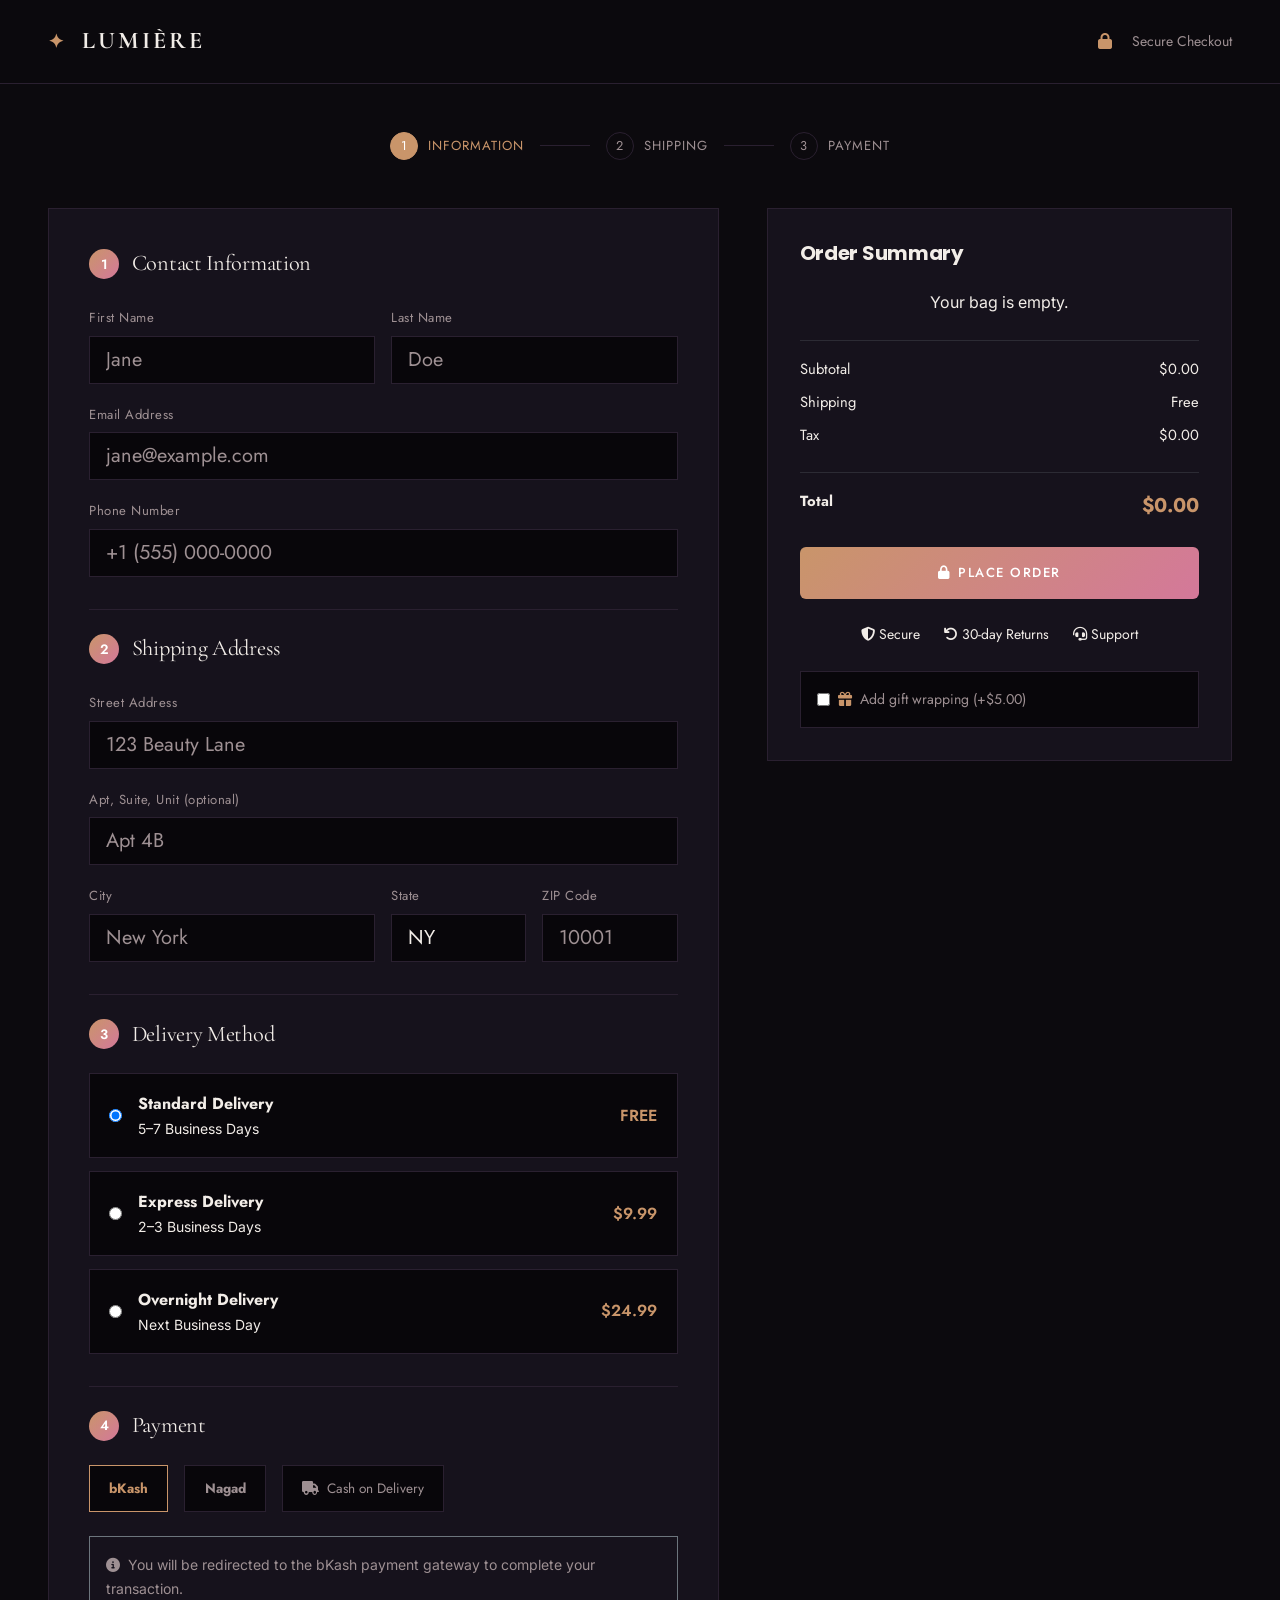
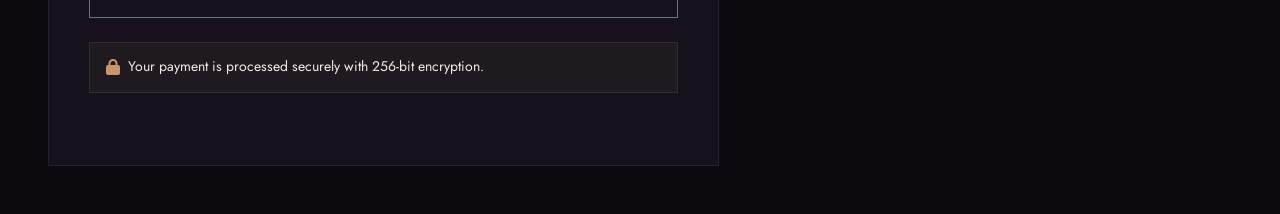
<file: checkout.html>
<!DOCTYPE html>
<html lang="en">
<head>
    <meta charset="UTF-8">
    <meta name="viewport" content="width=device-width, initial-scale=1.0">
    <title>Checkout — LUMIÈRE Beauty</title>
    <link href="https://cdnjs.cloudflare.com/ajax/libs/bootstrap/5.3.0/css/bootstrap.min.css" rel="stylesheet">
    <link href="https://cdnjs.cloudflare.com/ajax/libs/font-awesome/6.4.0/css/all.min.css" rel="stylesheet">
    <link href="https://fonts.googleapis.com/css2?family=Cormorant+Garamond:ital,wght@0,300;0,400;0,600;1,300;1,400&family=Jost:wght@300;400;500;600&family=Poppins:wght@300;400;500;600;700&family=Inter:wght@300;400;500;600&display=swap" rel="stylesheet">
    <link rel="stylesheet" href="style.css">
</head>
<body>
    <nav class="navbar navbar-expand-lg navbar-dark" id="navbar">
        <div class="container-fluid px-4 px-lg-5">
            <a class="navbar-brand fw-bold fs-4" href="index.html"><span class="brand-icon">✦</span> LUMIÈRE</a>
            <div class="ms-auto d-flex align-items-center gap-3">
                <i class="fas fa-lock me-1" style="color:var(--accent-light)"></i>
                <small style="color:var(--text-secondary)">Secure Checkout</small>
            </div>
        </div>
    </nav>

    <section class="checkout-section py-5">
        <div class="container-fluid px-4 px-lg-5">
            <!-- Progress Bar -->
            <div class="checkout-progress mb-5">
                <div class="progress-step active"><span>1</span> Information</div>
                <div class="progress-line"></div>
                <div class="progress-step"><span>2</span> Shipping</div>
                <div class="progress-line"></div>
                <div class="progress-step"><span>3</span> Payment</div>
            </div>

            <div class="row g-5">
                <!-- Checkout Form -->
                <div class="col-lg-7">
                    <div class="checkout-form">
                        <!-- Contact Info -->
                        <div class="checkout-step mb-4">
                            <h5 class="step-title mb-4"><span class="step-number">1</span> Contact Information</h5>
                            <div class="row g-3">
                                <div class="col-md-6">
                                    <label class="form-label">First Name</label>
                                    <input type="text" class="form-control form-control-lg" placeholder="Jane">
                                </div>
                                <div class="col-md-6">
                                    <label class="form-label">Last Name</label>
                                    <input type="text" class="form-control form-control-lg" placeholder="Doe">
                                </div>
                                <div class="col-12">
                                    <label class="form-label">Email Address</label>
                                    <input type="email" class="form-control form-control-lg" placeholder="jane@example.com">
                                </div>
                                <div class="col-12">
                                    <label class="form-label">Phone Number</label>
                                    <input type="tel" class="form-control form-control-lg" placeholder="+1 (555) 000-0000">
                                </div>
                            </div>
                        </div>

                        <!-- Shipping Address -->
                        <div class="checkout-step mb-4">
                            <h5 class="step-title mb-4"><span class="step-number">2</span> Shipping Address</h5>
                            <div class="row g-3">
                                <div class="col-12">
                                    <label class="form-label">Street Address</label>
                                    <input type="text" class="form-control form-control-lg" placeholder="123 Beauty Lane">
                                </div>
                                <div class="col-12">
                                    <label class="form-label">Apt, Suite, Unit (optional)</label>
                                    <input type="text" class="form-control form-control-lg" placeholder="Apt 4B">
                                </div>
                                <div class="col-md-6">
                                    <label class="form-label">City</label>
                                    <input type="text" class="form-control form-control-lg" placeholder="New York">
                                </div>
                                <div class="col-md-3">
                                    <label class="form-label">State</label>
                                    <select class="form-select form-select-lg">
                                        <option>NY</option><option>CA</option><option>TX</option>
                                    </select>
                                </div>
                                <div class="col-md-3">
                                    <label class="form-label">ZIP Code</label>
                                    <input type="text" class="form-control form-control-lg" placeholder="10001">
                                </div>
                            </div>
                        </div>

                        <!-- Shipping Method -->
                        <div class="checkout-step mb-4">
                            <h5 class="step-title mb-4"><span class="step-number">3</span> Delivery Method</h5>
                            <div class="shipping-options">
                                <label class="shipping-option d-flex align-items-center justify-content-between">
                                    <div class="d-flex align-items-center gap-3">
                                        <input type="radio" name="shipping" value="standard" checked>
                                        <div>
                                            <strong>Standard Delivery</strong>
                                            <p class="mb-0 text-muted small">5–7 Business Days</p>
                                        </div>
                                    </div>
                                    <span class="shipping-price">FREE</span>
                                </label>
                                <label class="shipping-option d-flex align-items-center justify-content-between">
                                    <div class="d-flex align-items-center gap-3">
                                        <input type="radio" name="shipping" value="express">
                                        <div>
                                            <strong>Express Delivery</strong>
                                            <p class="mb-0 text-muted small">2–3 Business Days</p>
                                        </div>
                                    </div>
                                    <span class="shipping-price">$9.99</span>
                                </label>
                                <label class="shipping-option d-flex align-items-center justify-content-between">
                                    <div class="d-flex align-items-center gap-3">
                                        <input type="radio" name="shipping" value="overnight">
                                        <div>
                                            <strong>Overnight Delivery</strong>
                                            <p class="mb-0 text-muted small">Next Business Day</p>
                                        </div>
                                    </div>
                                    <span class="shipping-price">$24.99</span>
                                </label>
                            </div>
                        </div>

                        <!-- Payment -->
                        <div class="checkout-step">
                            <h5 class="step-title mb-4"><span class="step-number">4</span> Payment</h5>
                            <div class="payment-methods d-flex gap-3 mb-4 flex-wrap">
                                <label class="payment-method-btn active-method" onclick="togglePaymentFields('bkash')">
                                    <input type="radio" name="payment" value="bkash" checked hidden>
                                    <span class="fw-bold">bKash</span>
                                </label>
                                <label class="payment-method-btn" onclick="togglePaymentFields('nagad')">
                                    <input type="radio" name="payment" value="nagad" hidden>
                                    <span class="fw-bold">Nagad</span>
                                </label>
                                <label class="payment-method-btn" onclick="togglePaymentFields('cod')">
                                    <input type="radio" name="payment" value="cod" hidden>
                                    <i class="fas fa-truck me-2"></i>Cash on Delivery
                                </label>
                            </div>

                            <!-- Mobile Banking / COD Info -->
                            <div id="mfs-info" class="mt-4 p-3 bg-darker border border-secondary">
                                <div id="bkash-msg">
                                    <p class="small mb-0"><i class="fas fa-info-circle me-2 text-accent-light"></i>You will be redirected to the bKash payment gateway to complete your transaction.</p>
                                </div>
                                <div id="nagad-msg" class="d-none">
                                    <p class="small mb-0"><i class="fas fa-info-circle me-2 text-accent-light"></i>You will be redirected to the Nagad payment gateway to complete your transaction.</p>
                                </div>
                                <div id="cod-msg" class="d-none">
                                    <p class="small mb-0"><i class="fas fa-info-circle me-2 text-accent-light"></i>Pay with cash upon delivery of your order.</p>
                                </div>
                            </div>

                            <div class="security-info mt-4 d-flex align-items-center gap-2">
                                <i class="fas fa-lock" style="color:var(--accent-light)"></i>
                                <small class="text-muted">Your payment is processed securely with 256-bit encryption.</small>
                            </div>
                        </div>
                    </div>
                </div>

                <!-- Order Summary -->
                <div class="col-lg-5">
                    <div class="order-summary-sticky">
                        <h5 class="fw-bold mb-4">Order Summary</h5>
                        <div id="checkoutItems" class="mb-4"></div>
                        <hr class="border-secondary">
                        <div class="summary-item d-flex justify-content-between mb-2 mt-3">
                            <span class="text-muted">Subtotal</span>
                            <span id="checkoutSubtotal">$0.00</span>
                        </div>
                        <div class="summary-item d-flex justify-content-between mb-2">
                            <span class="text-muted">Shipping</span>
                            <span>Free</span>
                        </div>
                        <div class="summary-item d-flex justify-content-between mb-4">
                            <span class="text-muted">Tax</span>
                            <span id="checkoutTax">$0.00</span>
                        </div>
                        <hr class="border-secondary">
                        <div class="summary-item d-flex justify-content-between mb-4 mt-3">
                            <strong>Total</strong>
                            <strong class="accent-text fs-5" id="checkoutTotal">$0.00</strong>
                        </div>
                        <button class="btn btn-hero-primary w-100 py-3" onclick="placeOrder()">
                            <i class="fas fa-lock me-2"></i>Place Order
                        </button>
                        <div class="d-flex justify-content-center gap-4 mt-4 text-muted small">
                            <span><i class="fas fa-shield-alt me-1"></i>Secure</span>
                            <span><i class="fas fa-undo me-1"></i>30-day Returns</span>
                            <span><i class="fas fa-headset me-1"></i>Support</span>
                        </div>
                        <!-- Gift Options -->
                        <div class="gift-option mt-4 p-3">
                            <label class="d-flex align-items-center gap-2">
                                <input type="checkbox" id="giftWrap">
                                <span><i class="fas fa-gift me-2" style="color:var(--accent-light)"></i>Add gift wrapping (+$5.00)</span>
                            </label>
                            <div id="giftMsgBox" class="mt-2 d-none">
                                <textarea class="form-control" rows="2" placeholder="Your gift message..."></textarea>
                            </div>
                        </div>
                    </div>
                </div>
            </div>
        </div>
    </section>

    <script src="https://cdnjs.cloudflare.com/ajax/libs/bootstrap/5.3.0/js/bootstrap.bundle.min.js"></script>
    <script src="script.js"></script>
    <script>
        document.addEventListener('DOMContentLoaded', function() {
            loadCheckoutSummary();

            document.getElementById('giftWrap').addEventListener('change', function() {
                document.getElementById('giftMsgBox').classList.toggle('d-none', !this.checked);
            });

            document.querySelectorAll('.payment-method-btn').forEach(btn => {
                btn.addEventListener('click', function() {
                    document.querySelectorAll('.payment-method-btn').forEach(b => b.classList.remove('active-method'));
                    this.classList.add('active-method');
                });
            });
        });

        function togglePaymentFields(type) {
            document.getElementById('bkash-msg').classList.toggle('d-none', type !== 'bkash');
            document.getElementById('nagad-msg').classList.toggle('d-none', type !== 'nagad');
            document.getElementById('cod-msg').classList.toggle('d-none', type !== 'cod');
        }

        function loadCheckoutSummary() {
            const cart = getCart();
            const container = document.getElementById('checkoutItems');
            const subtotal = cart.reduce((sum, i) => sum + (i.price * i.quantity), 0);
            const tax = subtotal * 0.08;
            const total = subtotal + tax;

            if (cart.length === 0) {
                container.innerHTML = '<p class="text-muted text-center">Your bag is empty.</p>';
                return;
            }

            container.innerHTML = cart.map(item => {
                const product = window.products.find(p => p.id === item.id);
                return `
                <div class="d-flex align-items-center gap-3 mb-3">
                    <div class="checkout-thumb" style="background: linear-gradient(135deg, ${item.color1}, ${item.color2}); min-width:50px; height:50px; border-radius:4px; overflow:hidden;">
                        <img src="${product?.image || ''}" style="width:100%;height:100%;object-fit:cover;" onerror="this.style.display='none'">
                    </div>
                    <div class="flex-grow-1">
                        <strong style="font-size:0.9rem">${item.name}</strong>
                        <p class="mb-0 text-muted small">Qty: ${item.quantity}</p>
                    </div>
                    <span class="product-price">$${(item.price * item.quantity).toFixed(2)}</span>
                </div>`;
            }).join('');

            document.getElementById('checkoutSubtotal').textContent = `$${subtotal.toFixed(2)}`;
            document.getElementById('checkoutTax').textContent = `$${tax.toFixed(2)}`;
            document.getElementById('checkoutTotal').textContent = `$${total.toFixed(2)}`;
        }

        function placeOrder() {
            showNotification('🎉 Order placed! Thank you for shopping with LUMIÈRE!');
            localStorage.removeItem('lumiereCart');
            setTimeout(() => { window.location.href = 'index.html'; }, 3000);
        }
    </script>
</body>
</html>
</file>
<file: style.css>
/* ============================================
   LUMIÈRE BEAUTY — COSMETICS ECOMMERCE CSS
   Dark Luxury Theme | Professional Design
   ============================================ */

:root {
    --bg-dark: #0c0a0e;
    --bg-card: #16121c;
    --bg-darker: #08060a;
    --text-primary: #f2ede8;
    --text-secondary: #9e9093;
    --accent-light: #c9956a;
    --accent-gold: #e8b88a;
    --accent-rose: #d4789a;
    --border-color: #2a2030;
    --transition: all 0.35s cubic-bezier(0.4, 0, 0.2, 1);
}

* { margin: 0; padding: 0; box-sizing: border-box; }
html { scroll-behavior: smooth; }

body {
    font-family: 'Jost', sans-serif;
    background-color: var(--bg-dark);
    color: var(--text-primary);
    line-height: 1.7;
}

h1, h2, h3, h4, h5, h6 {
    font-family: 'Poppins', sans-serif;
    letter-spacing: -0.3px;
    color: var(--text-primary);
}
em { font-style: italic; color: var(--accent-light); }
p { color: var(--text-secondary); font-family: 'Inter', sans-serif; }
a { color: var(--accent-light); text-decoration: none; transition: var(--transition); }
a:hover { color: var(--accent-gold); }
strong, b { color: var(--text-primary); }

.text-muted { color: var(--text-primary) !important; }
.cart-drawer .text-muted, 
.wishlist-drawer .text-muted,
.cart-item .text-muted,
.footer-section .text-muted { 
    color: var(--text-secondary) !important; 
}

::-webkit-scrollbar { width: 6px; }
::-webkit-scrollbar-track { background: var(--bg-dark); }
::-webkit-scrollbar-thumb { background: var(--accent-light); border-radius: 3px; }

/* ============================================
   TOP BANNER
   ============================================ */
.top-banner {
    background: linear-gradient(90deg, var(--accent-light), var(--accent-rose), var(--accent-gold));
    color: var(--bg-dark);
    font-weight: 500;
    font-size: 0.8rem;
    letter-spacing: 0.5px;
}

/* ============================================
   NAVIGATION
   ============================================ */
.navbar {
    background: rgba(12, 10, 14, 0.97);
    border-bottom: 1px solid var(--border-color);
    backdrop-filter: blur(20px);
    padding: 1rem 0;
    transition: var(--transition);
    z-index: 1000;
}
.navbar.scrolled { box-shadow: 0 4px 30px rgba(0,0,0,0.6); }
.navbar-brand {
    font-family: 'Cormorant Garamond', serif;
    font-size: 1.5rem !important;
    color: var(--text-primary) !important;
    letter-spacing: 3px;
    font-weight: 400;
}
.brand-icon { color: var(--accent-light); margin-right: 6px; font-size: 0.8em; }
.navbar-brand:hover { color: var(--accent-light) !important; }
.nav-link {
    font-weight: 400;
    font-size: 0.88rem;
    letter-spacing: 1px;
    text-transform: uppercase;
    color: var(--text-secondary) !important;
    transition: var(--transition);
    position: relative;
}
.nav-link::after {
    content: '';
    position: absolute;
    width: 0; height: 1px;
    background: var(--accent-light);
    bottom: -4px; left: 0;
    transition: var(--transition);
}
.nav-link:hover::after, .nav-link.active::after { width: 100%; }
.nav-link:hover, .nav-link.active { color: var(--accent-light) !important; }

/* ============================================
   BUTTONS
   ============================================ */
.btn-hero-primary {
    background: linear-gradient(135deg, var(--accent-light), var(--accent-rose));
    color: white;
    border: none;
    padding: 0.85rem 2.5rem;
    font-family: 'Jost', sans-serif;
    font-weight: 500;
    letter-spacing: 1.5px;
    text-transform: uppercase;
    font-size: 0.82rem;
    transition: var(--transition);
    cursor: pointer;
    display: inline-block;
}
.btn-hero-primary:hover {
    transform: translateY(-2px);
    box-shadow: 0 15px 35px rgba(201, 149, 106, 0.35);
    color: white;
}
.btn-hero-outline {
    background: transparent;
    color: var(--text-primary);
    border: 1px solid var(--border-color);
    padding: 0.85rem 2.5rem;
    font-family: 'Jost', sans-serif;
    font-weight: 400;
    letter-spacing: 1.5px;
    text-transform: uppercase;
    font-size: 0.82rem;
    transition: var(--transition);
    display: inline-block;
}
.btn-hero-outline:hover {
    border-color: var(--accent-light);
    color: var(--accent-light);
}
.btn-outline-accent {
    background: transparent;
    color: var(--accent-light);
    border: 1px solid var(--accent-light);
    padding: 0.6rem 1.5rem;
    font-size: 0.82rem;
    letter-spacing: 1px;
    text-transform: uppercase;
    transition: var(--transition);
    font-family: 'Jost';
}
.btn-outline-accent:hover {
    background: var(--accent-light);
    color: var(--bg-dark);
}
.btn-newsletter {
    background: linear-gradient(135deg, var(--accent-light), var(--accent-rose));
    color: white;
    border: none;
    padding: 0.7rem 1.5rem;
    font-size: 0.82rem;
    letter-spacing: 1px;
    white-space: nowrap;
    transition: var(--transition);
}
.btn-newsletter:hover { transform: translateY(-2px); color: white; box-shadow: 0 10px 25px rgba(201,149,106,0.3); }
.btn-light-accent {
    background: rgba(255,255,255,0.15);
    color: white;
    border: 1px solid rgba(255,255,255,0.4);
    padding: 0.6rem 1.5rem;
    font-size: 0.8rem;
    letter-spacing: 1px;
    text-transform: uppercase;
    backdrop-filter: blur(10px);
    transition: var(--transition);
}
.btn-light-accent:hover { background: white; color: var(--bg-dark); }

.btn-add-cart {
    background: transparent;
    border: 1px solid var(--accent-light);
    color: var(--accent-light);
    width: 38px; height: 38px;
    border-radius: 50%;
    display: flex;
    align-items: center;
    justify-content: center;
    cursor: pointer;
    transition: var(--transition);
    font-size: 0.8rem;
}
.btn-add-cart:hover {
    background: var(--accent-light);
    color: var(--bg-dark);
    transform: scale(1.1);
}

/* ============================================
   HERO SECTION
   ============================================ */
.hero-section {
    display: grid;
    grid-template-columns: 1fr 1fr;
    min-height: 92vh;
    align-items: center;
    gap: 4rem;
    padding: 5rem 5%;
    background: radial-gradient(ellipse at 70% 50%, rgba(201,149,106,0.05) 0%, transparent 60%), var(--bg-dark);
    overflow: hidden;
}
.hero-content { animation: fadeInUp 0.9s ease-out; }
.hero-tagline {
    display: inline-block;
    color: var(--accent-light);
    font-size: 0.8rem;
    letter-spacing: 3px;
    text-transform: uppercase;
    border: 1px solid rgba(201,149,106,0.3);
    padding: 0.4rem 1rem;
    margin-bottom: 1.5rem;
}
.hero-title {
    font-size: clamp(3rem, 6vw, 5.5rem);
    line-height: 1.05;
    font-weight: 300;
    color: var(--text-primary);
}
.hero-subtitle {
    font-size: 1.05rem;
    color: var(--text-secondary);
    max-width: 450px;
    margin-top: 1.2rem;
    line-height: 1.8;
}
.hero-stats { padding-top: 1rem; border-top: 1px solid var(--border-color); }
.stat { display: flex; flex-direction: column; }
.stat-num { font-family: 'Cormorant Garamond', serif; font-size: 1.8rem; color: var(--accent-light); line-height: 1; }
.stat-label { font-size: 0.75rem; color: var(--text-secondary); letter-spacing: 1px; text-transform: uppercase; margin-top: 2px; }

.hero-image-wrap {
    position: relative;
    animation: fadeInRight 0.9s ease-out 0.2s both;
}
.hero-main-img {
    width: 100%;
    height: 75vh;
    object-fit: cover;
    display: block;
    filter: brightness(0.95);
    border-radius: 20px;
    box-shadow: 0 30px 60px rgba(0,0,0,0.4);
}
.hero-img-badge {
    position: absolute;
    top: 40px; left: -25px;
    background: linear-gradient(135deg, var(--accent-light), var(--accent-rose));
    color: white;
    font-size: 0.75rem;
    font-weight: 600;
    letter-spacing: 3px;
    padding: 0.8rem 1.2rem;
    writing-mode: vertical-lr;
    transform: rotate(180deg);
    box-shadow: 10px 10px 30px rgba(0,0,0,0.3);
    z-index: 2;
}


@keyframes float {
    0%, 100% { transform: translateY(0); }
    50% { transform: translateY(-15px); }
}

/* ============================================
   BRANDS STRIP
   ============================================ */
.brands-strip {
    border-top: 1px solid var(--border-color);
    border-bottom: 1px solid var(--border-color);
    background: var(--bg-card);
}
.brand-pill {
    font-size: 0.78rem;
    letter-spacing: 1.5px;
    text-transform: uppercase;
    color: var(--text-secondary);
    display: flex; align-items: center;
    gap: 0.3rem;
    padding: 0.4rem 0;
}
.brand-pill i { color: var(--accent-light); }

/* ============================================
   SECTION HEADERS
   ============================================ */
.section-tag {
    display: inline-block;
    font-size: 0.75rem;
    letter-spacing: 3px;
    text-transform: uppercase;
    color: var(--accent-light);
    margin-bottom: 0.5rem;
}
.section-title {
    font-family: 'Cormorant Garamond', serif;
    font-size: clamp(2rem, 4vw, 3rem);
    font-weight: 300;
    color: var(--text-primary);
    line-height: 1.1;
}
.section-header { margin-bottom: 3rem; }

/* ============================================
   CATEGORIES
   ============================================ */
.categories-section { background: var(--bg-dark); }
.category-card-link { text-decoration: none; display: block; }
.category-card {
    background: var(--bg-card);
    border: 1px solid var(--border-color);
    overflow: hidden;
    transition: var(--transition);
    cursor: pointer;
}
.category-card:hover { border-color: var(--accent-light); transform: translateY(-6px); }
.category-img-wrap { height: 220px; overflow: hidden; }
.category-img {
    width: 100%; height: 100%;
    object-fit: cover;
    transition: transform 0.6s ease;
    filter: brightness(0.85);
}
.category-card:hover .category-img { transform: scale(1.08); filter: brightness(0.7); }
.category-body { padding: 1.5rem; }
.category-name { font-family: 'Cormorant Garamond', serif; font-size: 1.3rem; color: var(--text-primary); margin-bottom: 0.3rem; font-weight: 400; }
.category-count { color: var(--text-secondary); font-size: 0.82rem; margin: 0; }
.category-link { color: var(--accent-light); font-size: 0.85rem; font-weight: 500; letter-spacing: 1px; }

/* ============================================
   PRODUCT CARDS
   ============================================ */
.product-card {
    background: var(--bg-card);
    border: 1px solid var(--border-color);
    overflow: hidden;
    transition: var(--transition);
    height: 100%;
    display: flex; flex-direction: column;
    cursor: pointer;
    animation: fadeIn 0.6s ease-out;
}
.product-card:hover {
    border-color: var(--accent-light);
    transform: translateY(-8px);
    box-shadow: 0 20px 50px rgba(0,0,0,0.5);
}
.product-image {
    position: relative;
    height: 280px;
    overflow: hidden;
}
.product-img {
    width: 100%; height: 100%;
    object-fit: cover;
    transition: transform 0.6s ease;
}
.product-card:hover .product-img { transform: scale(1.06); }
.product-img-fallback {
    width: 100%; height: 100%;
    display: flex; align-items: center; justify-content: center;
}
.product-badge {
    position: absolute;
    top: 12px; left: 12px;
    background: linear-gradient(135deg, var(--accent-light), var(--accent-rose));
    color: white;
    padding: 0.3rem 0.8rem;
    font-size: 0.65rem;
    font-weight: 600;
    letter-spacing: 1.5px;
    text-transform: uppercase;
}
.product-badge.badge-sale { background: linear-gradient(135deg, #ff6b6b, #ee5a24); }
.product-badge.badge-new { background: linear-gradient(135deg, #6c5ce7, #a29bfe); }

.product-actions {
    position: absolute;
    top: 12px; right: 12px;
    display: flex; flex-direction: column; gap: 8px;
    opacity: 0;
    transition: var(--transition);
    transform: translateX(10px);
}
.product-card:hover .product-actions { opacity: 1; transform: translateX(0); }
.action-btn {
    width: 36px; height: 36px;
    background: rgba(12, 10, 14, 0.9);
    border: 1px solid var(--border-color);
    color: var(--text-secondary);
    border-radius: 50%;
    display: flex; align-items: center; justify-content: center;
    cursor: pointer;
    transition: var(--transition);
    font-size: 0.8rem;
}
.action-btn:hover { background: var(--accent-light); color: white; border-color: var(--accent-light); }
.action-btn.active { 
    background: var(--accent-light); 
    color: white; 
    border-color: var(--accent-light); 
}
.action-btn.active i {
    animation: heartBeat 0.4s ease-out;
}

@keyframes heartBeat {
    0% { transform: scale(1); }
    50% { transform: scale(1.3); }
    100% { transform: scale(1); }
}

.product-info { padding: 1.2rem; flex: 1; display: flex; flex-direction: column; }
.product-cat {
    font-size: 0.7rem;
    letter-spacing: 2px;
    text-transform: uppercase;
    color: var(--accent-light);
    margin-bottom: 0.4rem;
    display: block;
}
.product-name {
    font-family: 'Cormorant Garamond', serif;
    font-size: 1.1rem;
    font-weight: 400;
    color: var(--text-primary);
    margin-bottom: 0.4rem;
    line-height: 1.3;
}
.product-rating { display: flex; align-items: center; gap: 0.4rem; }
.stars-sm { color: var(--accent-gold); font-size: 0.75rem; }
.product-rating small { color: var(--text-secondary); font-size: 0.75rem; }
.product-price { font-family: 'Cormorant Garamond', serif; font-size: 1.2rem; color: var(--accent-light); }
.product-old-price { font-size: 0.9rem; color: var(--text-secondary); text-decoration: line-through; margin-left: 0.5rem; }
.product-footer { margin-top: auto; }

/* ============================================
   BANNER CARDS
   ============================================ */
.split-banner { background: var(--bg-card); }
.banner-card {
    height: 400px;
    position: relative;
    overflow: hidden;
    display: flex;
    align-items: flex-end;
}
.banner-card-1 {
    background: linear-gradient(135deg, rgba(201,149,106,0.3), rgba(212, 120, 154,0.3)),
    url('https://images.unsplash.com/photo-1556228720-195a672e8a03?w=700&q=80') center/cover;
}
.banner-card-2 {
    background: linear-gradient(135deg, rgba(108,92,231,0.3), rgba(212,120,154,0.2)),
    url('https://images.unsplash.com/photo-1512496015851-a90fb38ba796?w=700&q=80') center/cover;
}
.banner-content {
    padding: 2.5rem;
    background: linear-gradient(transparent, rgba(12,10,14,0.9));
    width: 100%;
    color: white;
    transition: var(--transition);
}
.banner-tag {
    display: inline-block;
    font-size: 0.7rem;
    letter-spacing: 2px;
    text-transform: uppercase;
    color: var(--accent-light);
    margin-bottom: 0.5rem;
}
.banner-content h3 {
    font-size: 1.8rem;
    color: white;
    font-weight: 300;
    margin-bottom: 0.5rem;
    line-height: 1.2;
}
.banner-content p { color: rgba(255,255,255,0.7); margin-bottom: 1rem; font-size: 0.9rem; }
/* .banner-card:hover .banner-content { transform: translateY(-5px); } */
.banner-card::before {
    content: '';
    position: absolute;
    inset: 0;
    background: rgba(0,0,0,0.2);
    transition: var(--transition);
}
.banner-card:hover::before { background: rgba(0,0,0,0.1); }

/* ============================================
   ABOUT SECTION
   ============================================ */
.about-section { background: var(--bg-card); }
.about-images-grid { position: relative; }
.about-img-main {
    width: 100%; height: 500px;
    object-fit: cover;
    display: block;
}
.about-img-sm {
    position: absolute;
    bottom: -30px; right: -30px;
    width: 200px; height: 200px;
    object-fit: cover;
    border: 4px solid var(--bg-card);
}
.about-desc { color: var(--text-secondary); line-height: 1.8; }
.about-features { border-top: 1px solid var(--border-color); padding-top: 1.5rem; }
.about-feat {
    display: flex; flex-direction: column;
    align-items: center; gap: 0.5rem;
    color: var(--text-secondary);
    font-size: 0.82rem;
    letter-spacing: 1px;
    text-transform: uppercase;
}
.about-feat i { color: var(--accent-light); font-size: 1.2rem; }

/* ============================================
   TESTIMONIALS
   ============================================ */
.testimonials-section { background: var(--bg-dark); }
.testimonial-card {
    background: var(--bg-card);
    border: 1px solid var(--border-color);
    padding: 2rem;
    transition: var(--transition);
    height: 100%;
}
.testimonial-card:hover { border-color: var(--accent-light); transform: translateY(-5px); }
.featured-testimonial {
    background: linear-gradient(135deg, rgba(201,149,106,0.08), rgba(212,120,154,0.05));
    border-color: rgba(201,149,106,0.3);
}
.stars { color: var(--accent-gold); font-size: 1rem; }
.testimonial-text { color: var(--text-secondary); font-size: 0.95rem; line-height: 1.8; font-style: italic; }
.author-img { width: 50px; height: 50px; border-radius: 50%; object-fit: cover; }
.testimonial-author strong { font-size: 0.9rem; color: var(--text-primary); }
.testimonial-author small { color: var(--text-secondary); font-size: 0.78rem; }

/* ============================================
   INSTAGRAM SECTION
   ============================================ */
.insta-section { background: var(--bg-card); }
.insta-grid {
    display: grid;
    grid-template-columns: repeat(6, 1fr);
    gap: 4px;
}
.insta-item { position: relative; overflow: hidden; aspect-ratio: 1; }
.insta-item img { width: 100%; height: 100%; object-fit: cover; transition: transform 0.5s ease; }
.insta-overlay {
    position: absolute; inset: 0;
    background: rgba(201,149,106,0.7);
    display: flex; align-items: center; justify-content: center;
    opacity: 0; transition: var(--transition);
}
.insta-overlay i { color: white; font-size: 1.5rem; }
.insta-item:hover img { transform: scale(1.1); }
.insta-item:hover .insta-overlay { opacity: 1; }

/* ============================================
   NEWSLETTER
   ============================================ */
.newsletter-section { background: var(--bg-dark); }
.newsletter-form .form-control {
    background: var(--bg-card);
    border: 1px solid var(--border-color);
    color: var(--text-primary);
    border-radius: 0;
    padding: 0.8rem 1.2rem;
}
.newsletter-form .form-control:focus {
    border-color: var(--accent-light);
    box-shadow: 0 0 0 0.2rem rgba(201,149,106,0.15);
    background: var(--bg-card);
    color: var(--text-primary);
}

/* ============================================
   FOOTER
   ============================================ */
.footer-section { 
    background: var(--bg-darker); 
    border-top: 1px solid var(--border-color);
    color: var(--text-secondary);
}
.footer-brand {
    font-family: 'Cormorant Garamond', serif;
    font-size: 1.3rem;
    color: var(--text-primary);
    letter-spacing: 3px;
    font-weight: 400;
}
.footer-link {
    color: var(--text-secondary);
    display: block;
    margin-bottom: 0.4rem;
    font-size: 0.88rem;
    transition: var(--transition);
}
.footer-link:hover { color: var(--accent-light); padding-left: 4px; }
.social-icons a {
    color: var(--text-secondary);
    font-size: 1.1rem;
    transition: var(--transition);
}
.social-icons a:hover { color: var(--accent-light); }
.pay-badge {
    background: var(--bg-card);
    border: 1px solid var(--border-color);
    padding: 0.4rem 0.8rem;
    font-size: 0.8rem;
    color: var(--text-secondary);
    border-radius: 4px;
    font-weight: 600;
    letter-spacing: 0.5px;
    display: flex;
    align-items: center;
    justify-content: center;
    min-width: 60px;
}
.trust-badge {
    font-size: 0.78rem;
    color: var(--text-secondary);
    background: var(--bg-card);
    border: 1px solid var(--border-color);
    padding: 0.4rem 0.8rem;
    display: flex; align-items: center; gap: 0.3rem;
    transition: var(--transition);
}
.trust-badge:hover {
    border-color: var(--accent-light);
    color: var(--text-primary);
}
.footer-title {
    font-size: 0.85rem;
    letter-spacing: 2px;
    text-transform: uppercase;
    color: var(--text-primary);
    margin-bottom: 1.5rem;
    font-weight: 600;
}
.footer-contact-item {
    display: flex;
    align-items: flex-start;
    gap: 0.8rem;
    margin-bottom: 1rem;
    font-size: 0.88rem;
    color: var(--text-secondary);
}
.footer-contact-item i {
    color: var(--accent-light);
    margin-top: 4px;
}
.footer-section hr {
    opacity: 0.1;
    margin: 2.5rem 0;
}
.accent-text { color: var(--accent-light); }

/* ============================================
   PAGE HEADER
   ============================================ */
.page-header {
    background: var(--bg-card);
    border-bottom: 1px solid var(--border-color);
    padding: 2.5rem 0 !important;
}
.page-title {
    font-size: clamp(2rem, 4vw, 3rem);
    font-weight: 300;
    color: var(--text-primary);
}
.breadcrumb-item a { color: var(--accent-light); font-size: 0.85rem; }
.breadcrumb-item.active { color: var(--text-secondary); font-size: 0.85rem; }
.breadcrumb-item + .breadcrumb-item::before { color: var(--text-secondary); }

/* ============================================
   SHOP PAGE
   ============================================ */
.shop-section { background: var(--bg-dark); }

.search-wrap { position: relative; }
.search-icon {
    position: absolute;
    left: 1rem; top: 50%;
    transform: translateY(-50%);
    color: var(--text-secondary);
    font-size: 0.85rem;
}
.search-input {
    background: var(--bg-card);
    border: 1px solid var(--border-color);
    color: var(--text-primary);
    padding: 0.6rem 1rem 0.6rem 2.5rem;
    width: 220px;
    font-family: 'Jost';
    font-size: 0.88rem;
    outline: none;
    transition: var(--transition);
}
.search-input:focus { border-color: var(--accent-light); }
.search-input::placeholder { color: var(--text-secondary); }
.sort-select {
    background: var(--bg-card);
    border: 1px solid var(--border-color);
    color: var(--text-primary);
    padding: 0.6rem 1rem;
    font-family: 'Jost';
    font-size: 0.88rem;
    cursor: pointer;
    outline: none;
    transition: var(--transition);
}
.sort-select:focus { border-color: var(--accent-light); }
.sort-select option { background: var(--bg-card); }

/* Filters Panel */
.filters-panel {
    background: var(--bg-card);
    border: 1px solid var(--border-color);
    padding: 1.5rem;
    position: sticky;
    top: 80px;
}
.filter-title {
    font-size: 0.75rem;
    letter-spacing: 2px;
    text-transform: uppercase;
    color: var(--text-secondary);
    margin-bottom: 0.8rem;
}
.filter-options { display: flex; flex-direction: column; gap: 0.5rem; }
.filter-option {
    display: flex; align-items: center; gap: 0.6rem;
    font-size: 0.88rem;
    color: var(--text-secondary);
    cursor: pointer;
    transition: var(--transition);
}
.filter-option:hover { color: var(--accent-light); }
.filter-option input[type="radio"],
.filter-option input[type="checkbox"] {
    accent-color: var(--accent-light);
    cursor: pointer;
}
.btn-clear-filters {
    background: none;
    border: none;
    color: var(--accent-light);
    font-size: 0.78rem;
    letter-spacing: 1px;
    cursor: pointer;
    text-transform: uppercase;
}
.filter-promo {
    position: relative;
    margin-top: 1.5rem;
    overflow: hidden;
    height: 180px;
}
.filter-promo-img {
    width: 100%; height: 100%;
    object-fit: cover;
    filter: brightness(0.5);
}
.filter-promo-overlay {
    position: absolute;
    inset: 0;
    display: flex;
    flex-direction: column;
    align-items: center;
    justify-content: center;
    gap: 0.8rem;
}
.filter-promo-overlay p {
    color: white;
    font-family: 'Cormorant Garamond', serif;
    font-size: 1.2rem;
    margin: 0;
}

/* ============================================
   CART PAGE
   ============================================ */
.cart-section { background: var(--bg-dark); }
.cart-item {
    background: var(--bg-card);
    border: 1px solid var(--border-color);
    padding: 1.5rem;
    transition: var(--transition);
}
.cart-item:hover { border-color: rgba(201,149,106,0.3); }
.cart-item-img-wrap { width: 80px; height: 80px; overflow: hidden; }
.cart-item-img { width: 100%; height: 100%; object-fit: cover; }
.cart-img-fallback { width: 100%; height: 100%; }

.qty-control { display: flex; align-items: center; gap: 0.8rem; }
.qty-btn {
    width: 28px; height: 28px;
    background: transparent;
    border: 1px solid var(--border-color);
    color: var(--text-secondary);
    display: flex; align-items: center; justify-content: center;
    cursor: pointer;
    transition: var(--transition);
    font-size: 0.7rem;
}
.qty-btn:hover { border-color: var(--accent-light); color: var(--accent-light); }
.qty-value { color: var(--text-primary); font-weight: 500; min-width: 25px; text-align: center; }
.remove-btn {
    background: none;
    border: none;
    color: var(--text-secondary);
    cursor: pointer;
    transition: var(--transition);
    font-size: 0.85rem;
}
.remove-btn:hover { color: #ff6b6b; }

.cart-summary {
    background: var(--bg-card);
    border: 1px solid var(--border-color);
    padding: 2rem;
    position: sticky;
    top: 90px;
}
.summary-row { font-size: 0.92rem; }
.promo-wrap .form-control {
    background: var(--bg-darker);
    border: 1px solid var(--border-color);
    color: var(--text-primary);
    font-family: 'Jost';
    border-radius: 0;
}
.promo-wrap .form-control:focus {
    border-color: var(--accent-light);
    box-shadow: none;
    background: var(--bg-darker);
    color: var(--text-primary);
}
.trust-strip {
    display: flex; justify-content: space-between;
    border-top: 1px solid var(--border-color);
    padding-top: 1rem;
}
.trust-item { font-size: 0.75rem; color: var(--text-secondary); display: flex; align-items: center; gap: 0.3rem; }
.trust-item i { color: var(--accent-light); }

/* Recommended Section */
.recommended-section { background: var(--bg-card); border-top: 1px solid var(--border-color); }

/* ============================================
   CHECKOUT PAGE
   ============================================ */
.checkout-section { background: var(--bg-dark); min-height: 80vh; }

.checkout-progress {
    display: flex;
    align-items: center;
    justify-content: center;
    gap: 0;
    max-width: 500px;
    margin: 0 auto 3rem;
}
.progress-step {
    display: flex; align-items: center; gap: 0.6rem;
    font-size: 0.82rem; letter-spacing: 1px; text-transform: uppercase;
    color: var(--text-secondary);
}
.progress-step span {
    width: 28px; height: 28px;
    border: 1px solid var(--border-color);
    border-radius: 50%;
    display: flex; align-items: center; justify-content: center;
    font-size: 0.8rem;
}
.progress-step.active { color: var(--accent-light); }
.progress-step.active span { background: var(--accent-light); color: white; border-color: var(--accent-light); }
.progress-line {
    flex: 1;
    height: 1px;
    background: var(--border-color);
    margin: 0 1rem;
}

.checkout-form {
    background: var(--bg-card);
    border: 1px solid var(--border-color);
    padding: 2.5rem;
}
.checkout-step { padding-bottom: 2rem; border-bottom: 1px solid var(--border-color); margin-bottom: 2rem; }
.checkout-step:last-child { border-bottom: none; margin-bottom: 0; }
.step-title {
    font-family: 'Cormorant Garamond', serif;
    font-size: 1.4rem;
    font-weight: 400;
    color: var(--text-primary);
    display: flex; align-items: center; gap: 0.8rem;
}
.step-number {
    width: 30px; height: 30px;
    background: linear-gradient(135deg, var(--accent-light), var(--accent-rose));
    color: white;
    border-radius: 50%;
    display: flex; align-items: center; justify-content: center;
    font-size: 0.85rem; font-weight: 600;
    font-family: 'Jost';
}

.form-label { color: var(--text-secondary); font-size: 0.82rem; letter-spacing: 0.5px; margin-bottom: 0.4rem; }
.form-control, .form-control-lg, .form-select, .form-select-lg {
    background: var(--bg-darker) !important;
    border: 1px solid var(--border-color) !important;
    color: var(--text-primary) !important;
    border-radius: 0 !important;
    font-family: 'Jost';
}
.form-control:focus, .form-select:focus {
    border-color: var(--accent-light) !important;
    box-shadow: 0 0 0 0.15rem rgba(201,149,106,0.15) !important;
}
.form-control::placeholder { color: var(--text-secondary); }

.shipping-options { display: flex; flex-direction: column; gap: 0.8rem; }
.shipping-option {
    background: var(--bg-darker);
    border: 1px solid var(--border-color);
    padding: 1rem 1.2rem;
    cursor: pointer;
    transition: var(--transition);
}
.shipping-option:hover { border-color: var(--accent-light); }
.shipping-price { color: var(--accent-light); font-weight: 600; white-space: nowrap; }

.payment-methods { display: flex; gap: 0.8rem; flex-wrap: wrap; }
.payment-method-btn {
    background: var(--bg-darker);
    border: 1px solid var(--border-color);
    color: var(--text-secondary);
    padding: 0.7rem 1.2rem;
    cursor: pointer;
    transition: var(--transition);
    font-size: 0.85rem;
}
.payment-method-btn:hover, .active-method {
    border-color: var(--accent-light);
    color: var(--accent-light);
}

.order-summary-sticky {
    background: var(--bg-card);
    border: 1px solid var(--border-color);
    padding: 2rem;
    position: sticky;
    top: 90px;
}
.summary-item { font-size: 0.92rem; }
.security-info {
    background: rgba(201,149,106,0.05);
    border: 1px solid rgba(201,149,106,0.15);
    padding: 0.8rem 1rem;
    margin-top: 1rem;
}
.checkout-thumb { border-radius: 0; }

.gift-option {
    background: var(--bg-darker);
    border: 1px solid var(--border-color);
    font-size: 0.88rem;
    color: var(--text-secondary);
    cursor: pointer;
}
.gift-option textarea {
    background: var(--bg-card);
    border: 1px solid var(--border-color);
    color: var(--text-primary);
    resize: none;
    font-family: 'Jost';
}

/* ============================================
   NOTIFICATIONS
   ============================================ */
.notification-toast {
    position: fixed;
    bottom: 24px; right: 24px;
    background: linear-gradient(135deg, var(--accent-light), var(--accent-rose));
    color: white;
    padding: 1rem 1.5rem;
    box-shadow: 0 10px 40px rgba(0,0,0,0.5);
    z-index: 9999;
    font-size: 0.9rem;
    letter-spacing: 0.5px;
    animation: slideInUp 0.3s ease-out;
    max-width: 300px;
    border-left: 3px solid rgba(255,255,255,0.3);
}

/* ============================================
   PRODUCT MODAL (QUICK VIEW)
   ============================================ */
.modal-content {
    background: var(--bg-card);
    border: 1px solid var(--border-color);
    color: var(--text-primary);
    border-radius: 0;
}
.modal-header {
    border-bottom: 1px solid var(--border-color);
    padding: 1.5rem 2rem;
}
.modal-header .btn-close {
    filter: invert(1) grayscale(100%) brightness(200%);
    opacity: 0.7;
}
.modal-body {
    padding: 2.5rem;
}
.product-modal-img {
    width: 100%;
    height: auto;
    max-height: 500px;
    object-fit: cover;
    border: 1px solid var(--border-color);
}
.modal-product-cat {
    color: var(--accent-light);
    font-size: 0.75rem;
    letter-spacing: 2px;
    text-transform: uppercase;
    margin-bottom: 0.5rem;
    display: block;
}
.modal-product-name {
    font-family: 'Cormorant Garamond', serif;
    font-size: 2.2rem;
    font-weight: 300;
    margin-bottom: 1rem;
}
.modal-product-price {
    font-family: 'Cormorant Garamond', serif;
    font-size: 1.8rem;
    color: var(--accent-light);
    margin-bottom: 1.5rem;
}
.modal-product-desc {
    color: var(--text-secondary);
    font-size: 0.95rem;
    line-height: 1.8;
    margin-bottom: 2rem;
}
.modal-section-title {
    font-size: 0.75rem;
    letter-spacing: 2px;
    text-transform: uppercase;
    color: var(--text-primary);
    margin-bottom: 1rem;
    border-bottom: 1px solid var(--border-color);
    padding-bottom: 0.5rem;
}
.modal-benefits-list, .modal-usage-info {
    list-style: none;
    padding: 0;
    margin-bottom: 2rem;
}
.modal-benefits-list li {
    color: var(--text-secondary);
    font-size: 0.9rem;
    margin-bottom: 0.6rem;
    display: flex;
    align-items: center;
    gap: 0.8rem;
}
.modal-benefits-list li::before {
    content: '✦';
    color: var(--accent-light);
    font-size: 0.7rem;
}
.modal-usage-info {
    color: var(--text-secondary);
    font-size: 0.9rem;
    font-style: italic;
    background: var(--bg-darker);
    padding: 1rem;
    border-left: 2px solid var(--accent-light);
}
.modal-actions {
    display: flex;
    gap: 1rem;
    margin-top: 2rem;
}
.qty-input-wrap {
    display: flex;
    align-items: center;
    background: var(--bg-darker);
    border: 1px solid var(--border-color);
}
.qty-input-wrap button {
    background: none;
    border: none;
    color: var(--text-secondary);
    padding: 0.5rem 1rem;
    transition: var(--transition);
}
.qty-input-wrap button:hover {
    color: var(--accent-light);
}
.qty-input-wrap input {
    width: 50px;
    background: none;
    border: none;
    color: var(--text-primary);
    text-align: center;
    font-family: 'Jost';
}

/* ============================================
   ANIMATIONS
   ============================================ */
@keyframes fadeInUp {
    from { opacity: 0; transform: translateY(30px); }
    to { opacity: 1; transform: translateY(0); }
}
@keyframes fadeInRight {
    from { opacity: 0; transform: translateX(40px); }
    to { opacity: 1; transform: translateX(0); }
}
@keyframes fadeIn {
    from { opacity: 0; }
    to { opacity: 1; }
}
@keyframes slideInUp {
    from { opacity: 0; transform: translateY(20px); }
    to { opacity: 1; transform: translateY(0); }
}

/* ============================================
   WISHLIST & CART DRAWER
   ============================================ */
.wishlist-drawer, .cart-drawer {
    background: var(--bg-dark);
    border-left: 1px solid var(--border-color);
    width: 400px !important;
    color: var(--text-primary);
}
.wishlist-drawer .offcanvas-header, .cart-drawer .offcanvas-header {
    background: var(--bg-darker);
    padding: 1.5rem;
}
.wishlist-drawer .offcanvas-title, .cart-drawer .offcanvas-title {
    font-family: 'Cormorant Garamond', serif;
    letter-spacing: 1px;
    color: var(--text-primary);
}
.wishlist-item-img, .cart-item-img-sm {
    width: 80px;
    height: 80px;
    object-fit: cover;
    border-radius: 4px;
}
.btn-close-white {
    filter: invert(1) grayscale(100%) brightness(200%);
    opacity: 0.8;
    transition: var(--transition);
}
.btn-close-white:hover {
    opacity: 1;
}
.modal-header .btn-close {
    position: absolute;
    top: 20px;
    right: 20px;
    margin: 0;
    z-index: 10;
}
.btn-close-sm {
    background: none;
    border: none;
    color: var(--text-secondary);
    font-size: 0.8rem;
    padding: 0;
}
.qty-control-sm {
    display: flex;
    align-items: center;
    border: 1px solid var(--border-color);
    gap: 0.5rem;
}
.qty-control-sm button {
    background: none;
    border: none;
    color: var(--text-secondary);
    padding: 0.2rem 0.6rem;
    font-size: 0.8rem;
}
.qty-control-sm span {
    font-size: 0.8rem;
    min-width: 15px;
    text-align: center;
}
.offcanvas-footer {
    box-shadow: 0 -10px 30px rgba(0,0,0,0.3);
}

/* ============================================
   RESPONSIVE
   ============================================ */
@media (max-width: 1024px) {
    .hero-section { grid-template-columns: 1fr; padding: 3rem 5%; min-height: auto; gap: 2rem; }
    .hero-main-img { height: 60vw; }
    /* .hero-float-card { left: 10px; bottom: 10px; } */
    .about-img-sm { right: -10px; bottom: -15px; width: 150px; height: 150px; }
    .filters-panel { position: static; margin-bottom: 1.5rem; }
    .cart-summary, .order-summary-sticky { position: static; margin-top: 2rem; }
}
@media (max-width: 768px) {
    .hero-title { font-size: 2.5rem; }
    .insta-grid { grid-template-columns: repeat(3, 1fr); }
    /* .hero-float-card { display: none; } */
    .hero-stats { gap: 2rem; }
    .about-images-grid { margin-bottom: 3rem; }
    .checkout-form { padding: 1.5rem; }
    .checkout-progress { gap: 0.5rem; }
    .modal-body { padding: 1.5rem; }
    .modal-product-name { font-size: 1.8rem; }
}
@media (max-width: 576px) {
    .hero-section { padding: 2rem 1.2rem; }
    .hero-title { font-size: 2rem; }
    .hero-buttons { flex-direction: column; gap: 1rem !important; }
    .insta-grid { grid-template-columns: repeat(2, 1fr); }
    .brands-strip .d-flex { gap: 2rem !important; }
    .hero-stats { gap: 1.5rem; }
    .notification-toast { left: 12px; right: 12px; bottom: 12px; }
    .banner-card { height: 280px; }
}

/* ============================================
   BUG FIX: Additional Responsive Fixes
   ============================================ */

/* Mobile filter panel fix */
@media (max-width: 991px) {
    .filters-panel {
        position: static !important;
    }
    /* Shop page: filter toggle button */
    #filterToggleBtn {
        display: inline-flex;
    }
    #filterSidebar {
        display: none;
    }
    #filterSidebar.show {
        display: block;
    }
}
@media (min-width: 992px) {
    #filterToggleBtn {
        display: none !important;
    }
    #filterSidebar {
        display: block !important;
    }
}

/* Cart page mobile: columns overlap fix */
@media (max-width: 576px) {
    .cart-item .col-5 { 
        width: 45%;
    }
    .cart-item .col-6 {
        width: 55%;
    }
    .cart-summary {
        margin-top: 1.5rem;
    }
}

/* Checkout mobile fix */
@media (max-width: 576px) {
    .checkout-progress .progress-step span {
        width: 28px;
        height: 28px;
        font-size: 0.75rem;
    }
    .checkout-progress .progress-step {
        font-size: 0.7rem;
    }
    .payment-methods {
        flex-direction: column;
    }
    .payment-method-btn {
        width: 100%;
        justify-content: center;
    }
    .order-summary-sticky {
        position: static !important;
        top: auto !important;
    }
}

/* Fix: product modal on small screens */
@media (max-width: 768px) {
    .modal-dialog.modal-xl {
        margin: 0.5rem;
        max-width: calc(100% - 1rem);
    }
    .modal-actions {
        flex-direction: column;
        gap: 0.75rem;
    }
    .qty-input-wrap {
        width: 100%;
        justify-content: center;
    }
}

/* Fix: hero section text overflow on small screens */
@media (max-width: 400px) {
    .hero-title { font-size: 1.75rem; }
    .hero-stats { flex-wrap: wrap; gap: 1rem !important; }
    .stat { min-width: 80px; text-align: center; }
}

/* Fix: insta grid gap on very small screens */
@media (max-width: 360px) {
    .insta-grid { grid-template-columns: repeat(2, 1fr); gap: 4px; }
}
</file>
